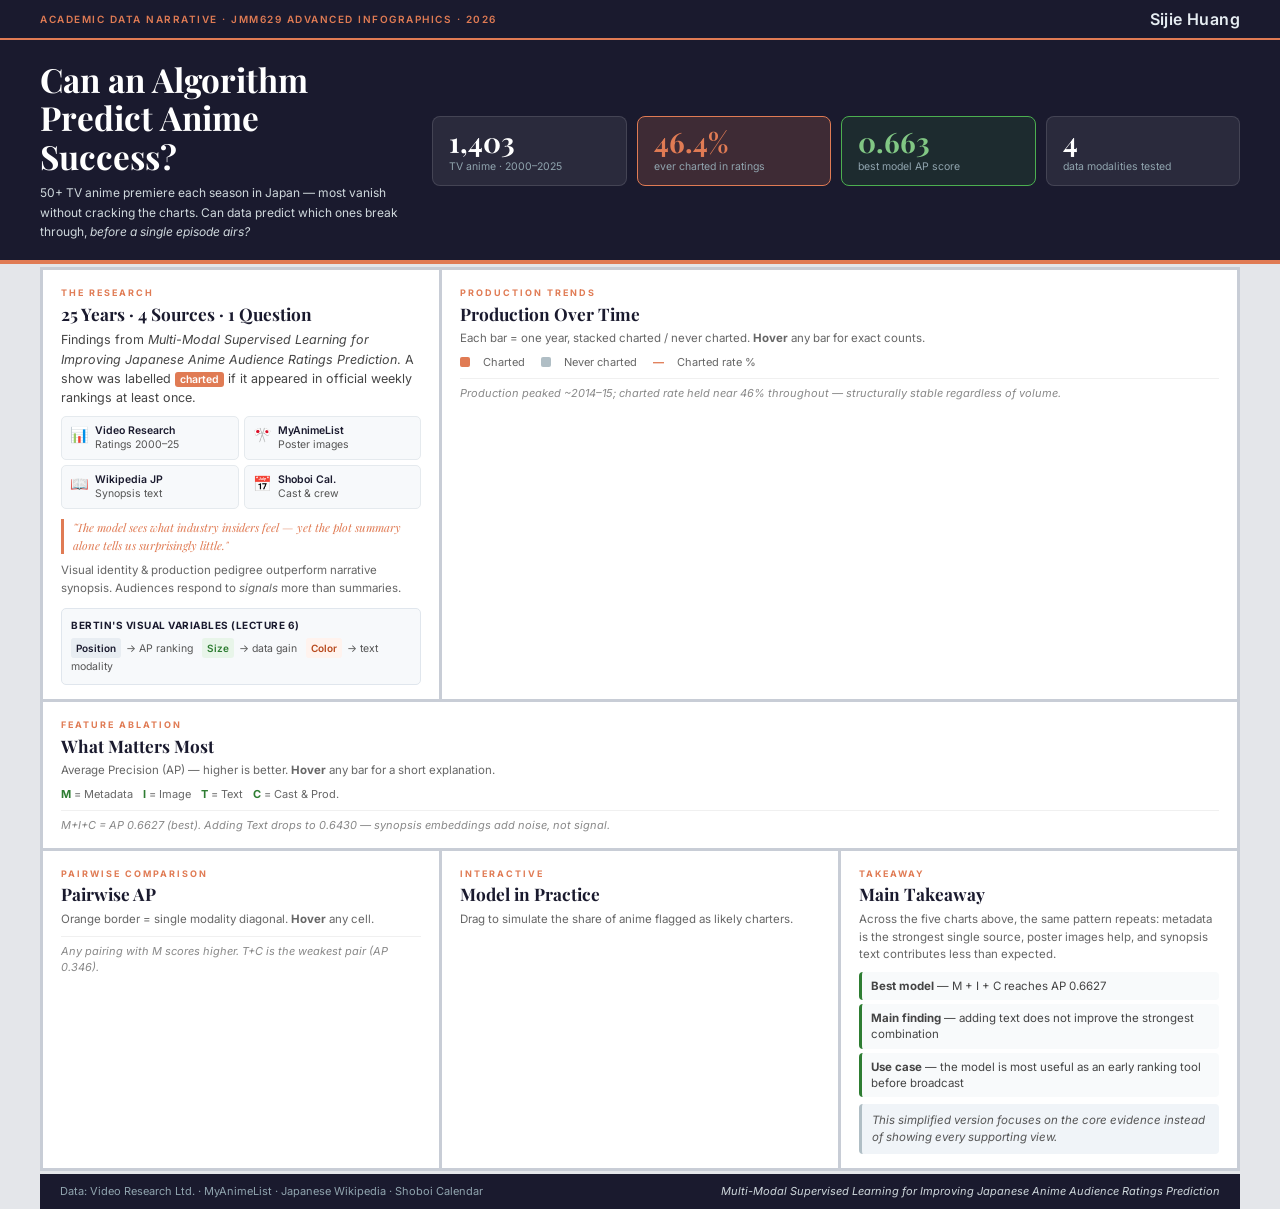
<file: index.html>
<!DOCTYPE html>
<html lang="en">
<head>
    <meta charset="UTF-8">
    <meta name="viewport" content="width=device-width, initial-scale=1.0">
    <title>Can an Algorithm Predict Anime Success? | Sijie Huang</title>
    <link rel="preconnect" href="https://fonts.googleapis.com">
    <link href="https://fonts.googleapis.com/css2?family=Playfair+Display:ital,wght@0,400;0,700;1,400&family=Inter:wght@400;500;600&display=swap" rel="stylesheet">
    <link rel="stylesheet" href="style.css">
</head>
<body>

<!-- ─── HEADER BAR ─── -->
<header class="site-header">
    <div class="hdr-inner">
        <span class="tag">Academic Data Narrative · JMM629 Advanced Infographics · 2026</span>
        <span class="author">Sijie Huang</span>
    </div>
</header>

<!-- ─── HERO / TITLE BAND ─── -->
<section class="hero">
    <div class="hero-inner">
        <div class="hero-left">
            <h1>Can an Algorithm<br>Predict Anime<br>Success?</h1>
            <p class="lead">50+ TV anime premiere each season in Japan — most vanish without cracking the charts. Can data predict which ones break through, <em>before a single episode airs?</em></p>
        </div>
        <div class="hero-stats">
            <div class="stat-block">
                <div class="stat-num">1,403</div>
                <div class="stat-lbl">TV anime · 2000–2025</div>
            </div>
            <div class="stat-block stat-orange">
                <div class="stat-num">46.4%</div>
                <div class="stat-lbl">ever charted in ratings</div>
            </div>
            <div class="stat-block stat-green">
                <div class="stat-num">0.663</div>
                <div class="stat-lbl">best model AP score</div>
            </div>
            <div class="stat-block">
                <div class="stat-num">4</div>
                <div class="stat-lbl">data modalities tested</div>
            </div>
        </div>
    </div>
</section>

<!-- ─── POSTER GRID ─── -->
<main class="poster">

    <!-- PANEL A: Research context sidebar -->
    <div class="panel panel-a">
        <div class="panel-label">The Research</div>
        <h2 class="panel-h">25 Years · 4 Sources · 1 Question</h2>
        <p class="panel-p">Findings from <em>Multi-Modal Supervised Learning for Improving Japanese Anime Audience Ratings Prediction</em>. A show was labelled <span class="badge-charted">charted</span> if it appeared in official weekly rankings at least once.</p>
        <div class="src-grid">
            <div class="src-chip"><span class="src-icon">📊</span><div><strong>Video Research</strong><br>Ratings 2000–25</div></div>
            <div class="src-chip"><span class="src-icon">🎌</span><div><strong>MyAnimeList</strong><br>Poster images</div></div>
            <div class="src-chip"><span class="src-icon">📖</span><div><strong>Wikipedia JP</strong><br>Synopsis text</div></div>
            <div class="src-chip"><span class="src-icon">📅</span><div><strong>Shoboi Cal.</strong><br>Cast &amp; crew</div></div>
        </div>
        <blockquote class="mini-quote">"The model sees what industry insiders feel — yet the plot summary alone tells us surprisingly little."</blockquote>
        <p class="panel-p small">Visual identity &amp; production pedigree outperform narrative synopsis. Audiences respond to <em>signals</em> more than summaries.</p>
        <div class="viz-design-note">
            <strong>Bertin's Visual Variables (Lecture 6)</strong>
            <span class="vv-tag">Position</span>&nbsp;→ AP ranking &nbsp;
            <span class="vv-tag vv-size">Size</span>&nbsp;→ data gain &nbsp;
            <span class="vv-tag vv-color">Color</span>&nbsp;→ text modality
        </div>
    </div>

    <!-- PANEL B: Timeline chart -->
    <div class="panel panel-b">
        <div class="panel-label">Production Trends</div>
        <h2 class="panel-h">Production Over Time</h2>
        <p class="panel-p small">Each bar = one year, stacked charted / never charted. <strong>Hover</strong> any bar for exact counts.</p>
        <div id="timeline-chart"></div>
        <div class="chart-legend">
            <span class="legend-dot charted-dot"></span>Charted &nbsp;
            <span class="legend-dot notcharted-dot"></span>Never charted &nbsp;
            <span class="legend-line-orange">—</span>&nbsp;Charted rate %
        </div>
        <p class="chart-caption">Production peaked ~2014–15; charted rate held near 46% throughout — structurally stable regardless of volume.</p>
    </div>

    <!-- PANEL C: Ablation bar chart -->
    <div class="panel panel-c">
        <div class="panel-label">Feature Ablation</div>
        <h2 class="panel-h">What Matters Most</h2>
        <p class="panel-p small">Average Precision (AP) — higher is better. <strong>Hover</strong> any bar for a short explanation.</p>
        <div id="ablation-chart"></div>
        <div class="feature-key">
            <span class="fk-item"><strong>M</strong> = Metadata</span>
            <span class="fk-item"><strong>I</strong> = Image</span>
            <span class="fk-item"><strong>T</strong> = Text</span>
            <span class="fk-item"><strong>C</strong> = Cast &amp; Prod.</span>
        </div>
        <p class="chart-caption">M+I+C = AP 0.6627 (best). Adding Text <em>drops</em> to 0.6430 — synopsis embeddings add noise, not signal.</p>
    </div>

    <!-- PANEL E: Heatmap -->
    <div class="panel panel-e">
        <div class="panel-label">Pairwise Comparison</div>
        <h2 class="panel-h">Pairwise AP</h2>
        <p class="panel-p small">Orange border = single modality diagonal. <strong>Hover</strong> any cell.</p>
        <div id="heatmap-chart"></div>
        <p class="chart-caption">Any pairing with M scores higher. T+C is the weakest pair (AP 0.346).</p>
    </div>

    <!-- PANEL F: Confidence Simulator -->
    <div class="panel panel-f">
        <div class="panel-label">Interactive</div>
        <h2 class="panel-h">Model in Practice</h2>
        <p class="panel-p small">Drag to simulate the share of anime flagged as likely charters.</p>
        <div id="simulator-container"></div>
    </div>

    <!-- PANEL G: Closing -->
    <div class="panel panel-g">
        <div class="panel-label">Takeaway</div>
        <h2 class="panel-h">Main Takeaway</h2>
        <p class="panel-p small">Across the five charts above, the same pattern repeats: metadata is the strongest single source, poster images help, and synopsis text contributes less than expected.</p>
        <ul class="impl-list">
            <li><strong>Best model</strong> — M + I + C reaches AP 0.6627</li>
            <li><strong>Main finding</strong> — adding text does not improve the strongest combination</li>
            <li><strong>Use case</strong> — the model is most useful as an early ranking tool before broadcast</li>
        </ul>
        <p class="closing-note">This simplified version focuses on the core evidence instead of showing every supporting view.</p>
    </div>

</main>

<!-- ─── FOOTER ─── -->
<footer class="site-footer">
    <span>Data: Video Research Ltd. · MyAnimeList · Japanese Wikipedia · Shoboi Calendar</span>
    <span><em>Multi-Modal Supervised Learning for Improving Japanese Anime Audience Ratings Prediction</em></span>
</footer>

<div id="tooltip" class="tooltip"></div>

<script src="https://d3js.org/d3.v7.min.js"></script>
<script src="script.js"></script>

</body>
</html>
</file>
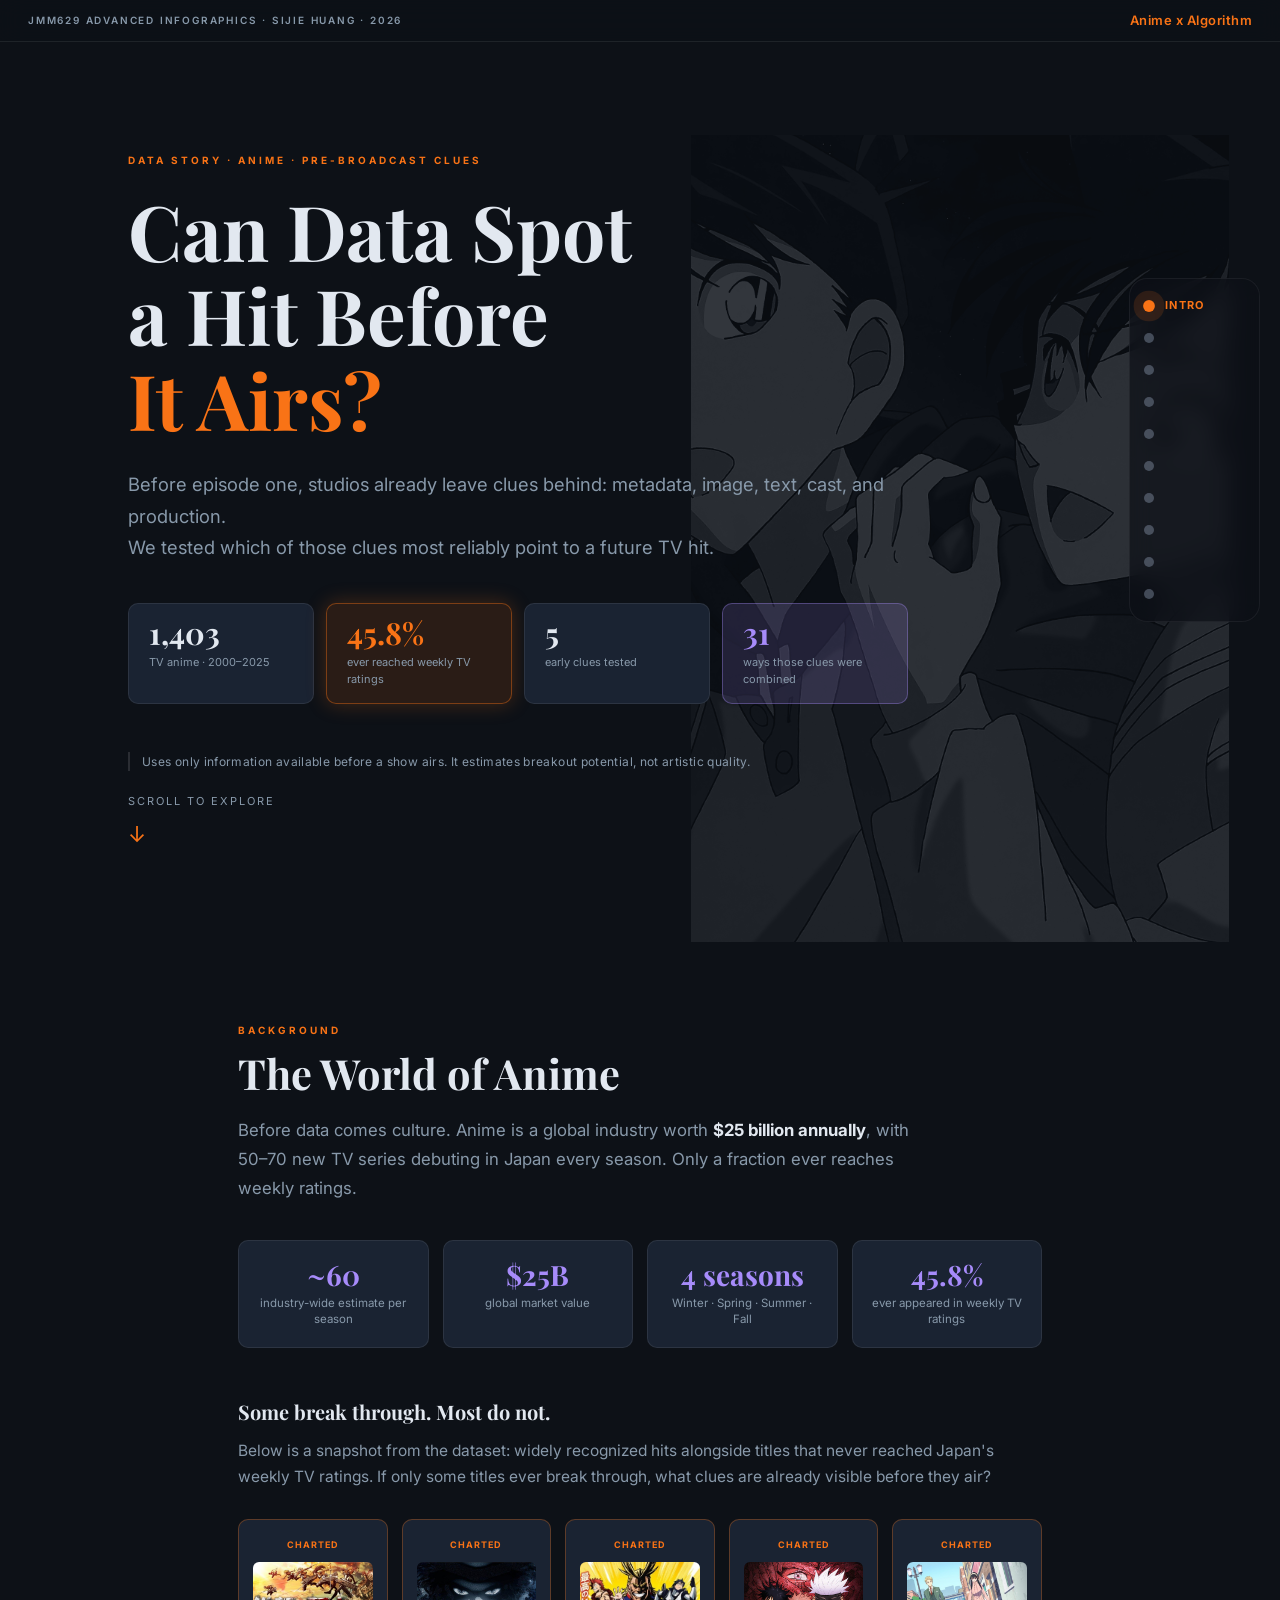
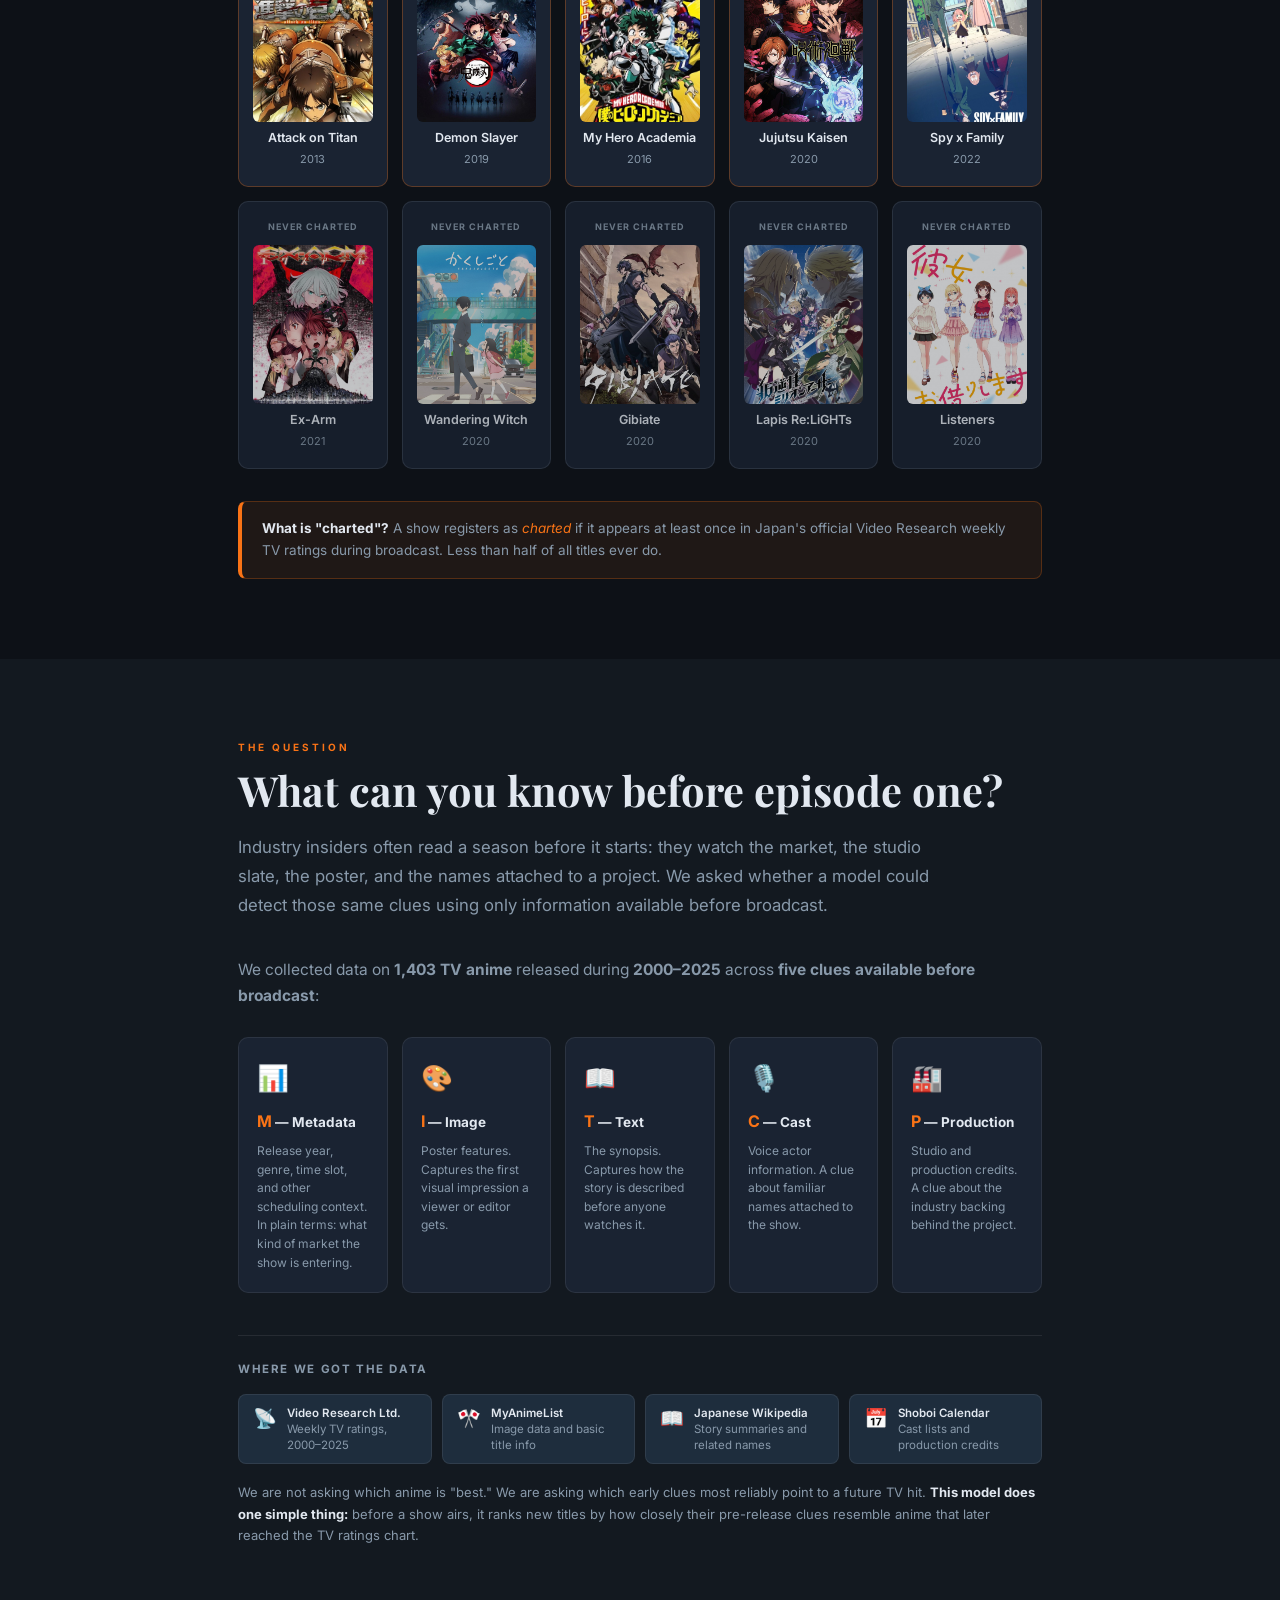
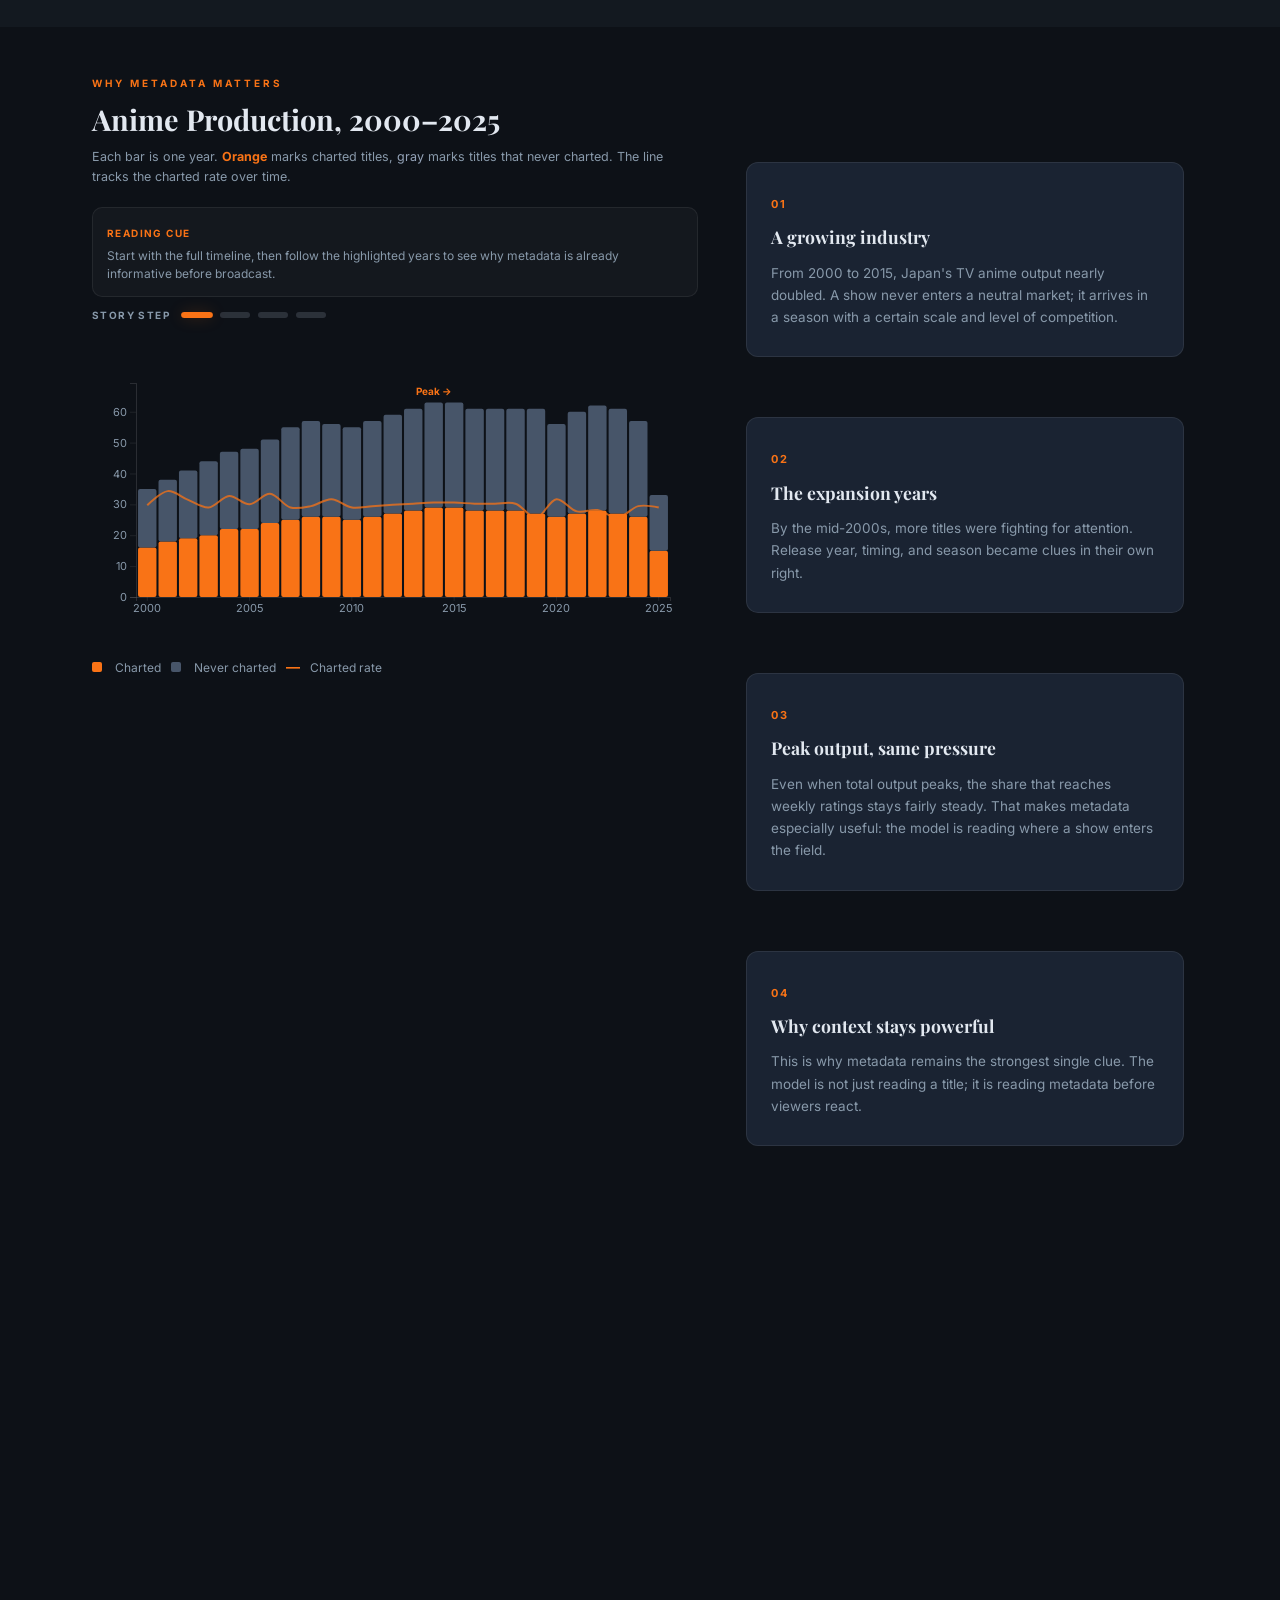
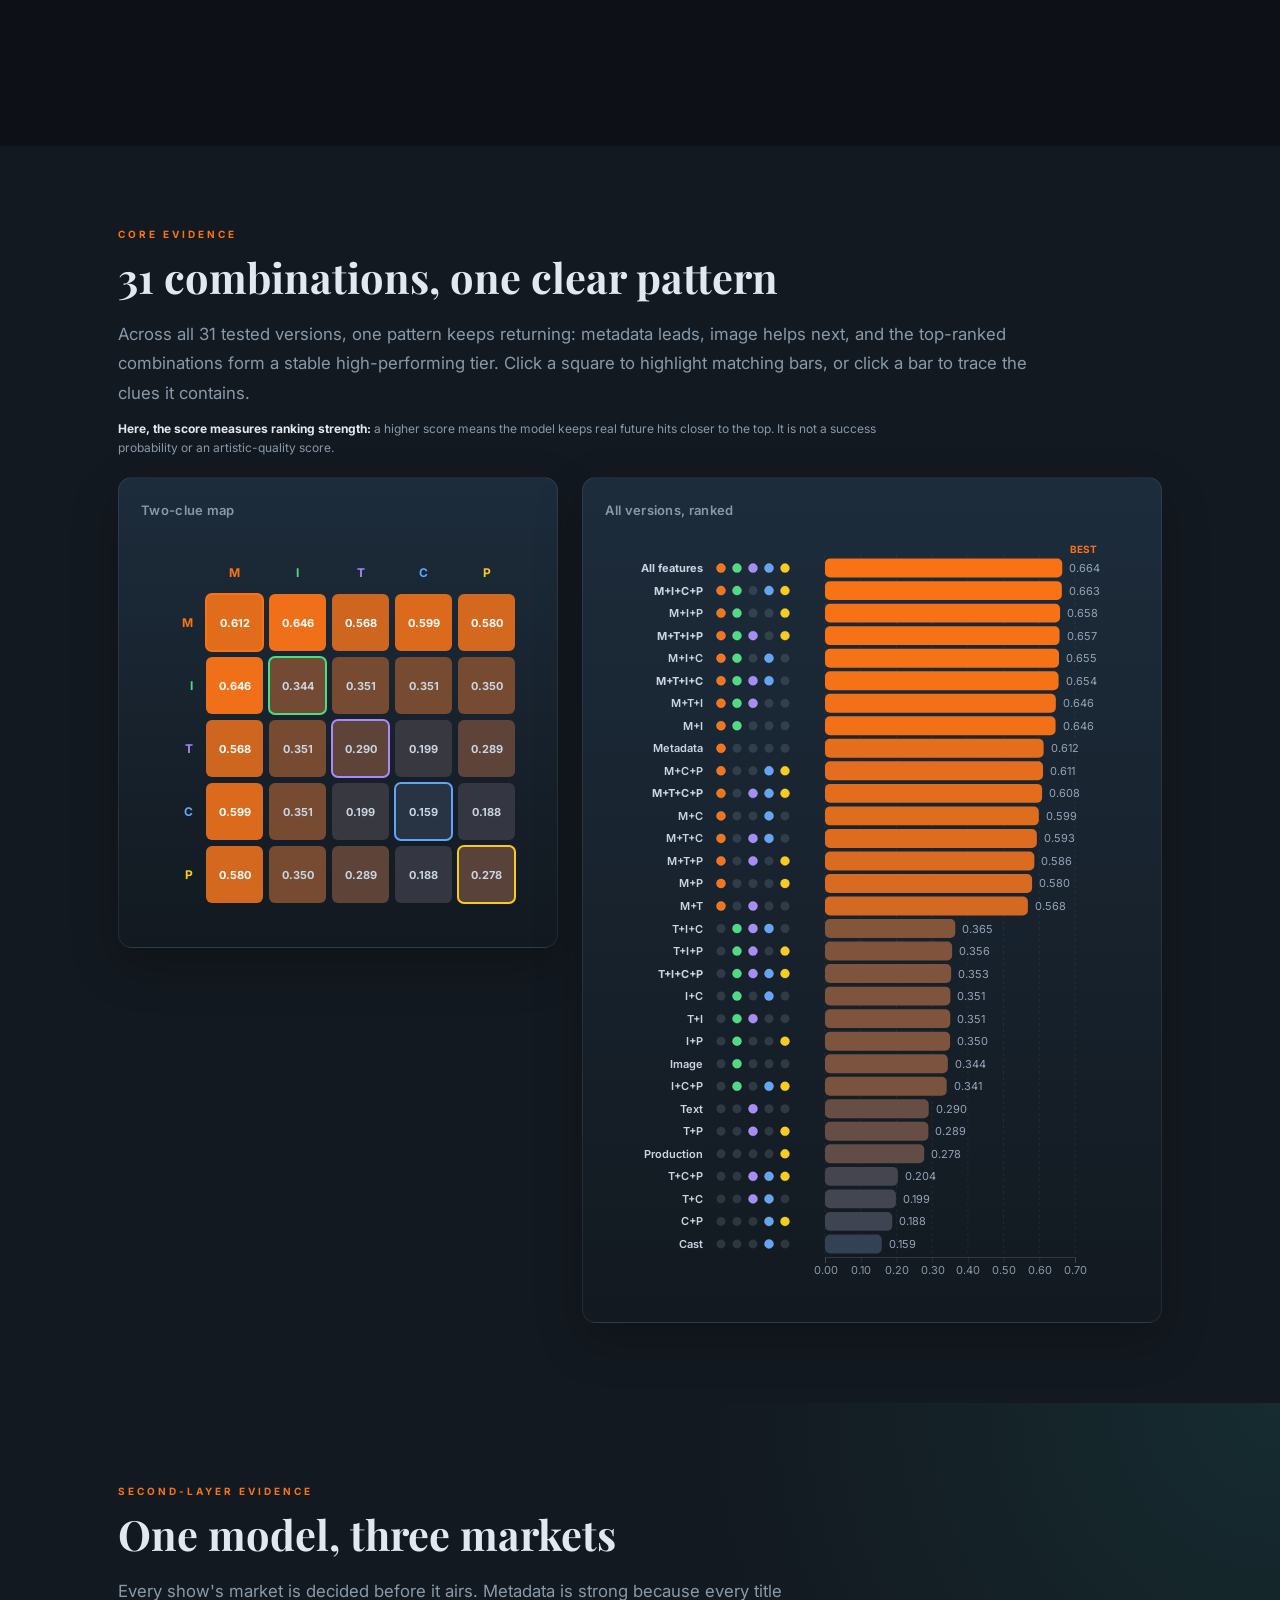
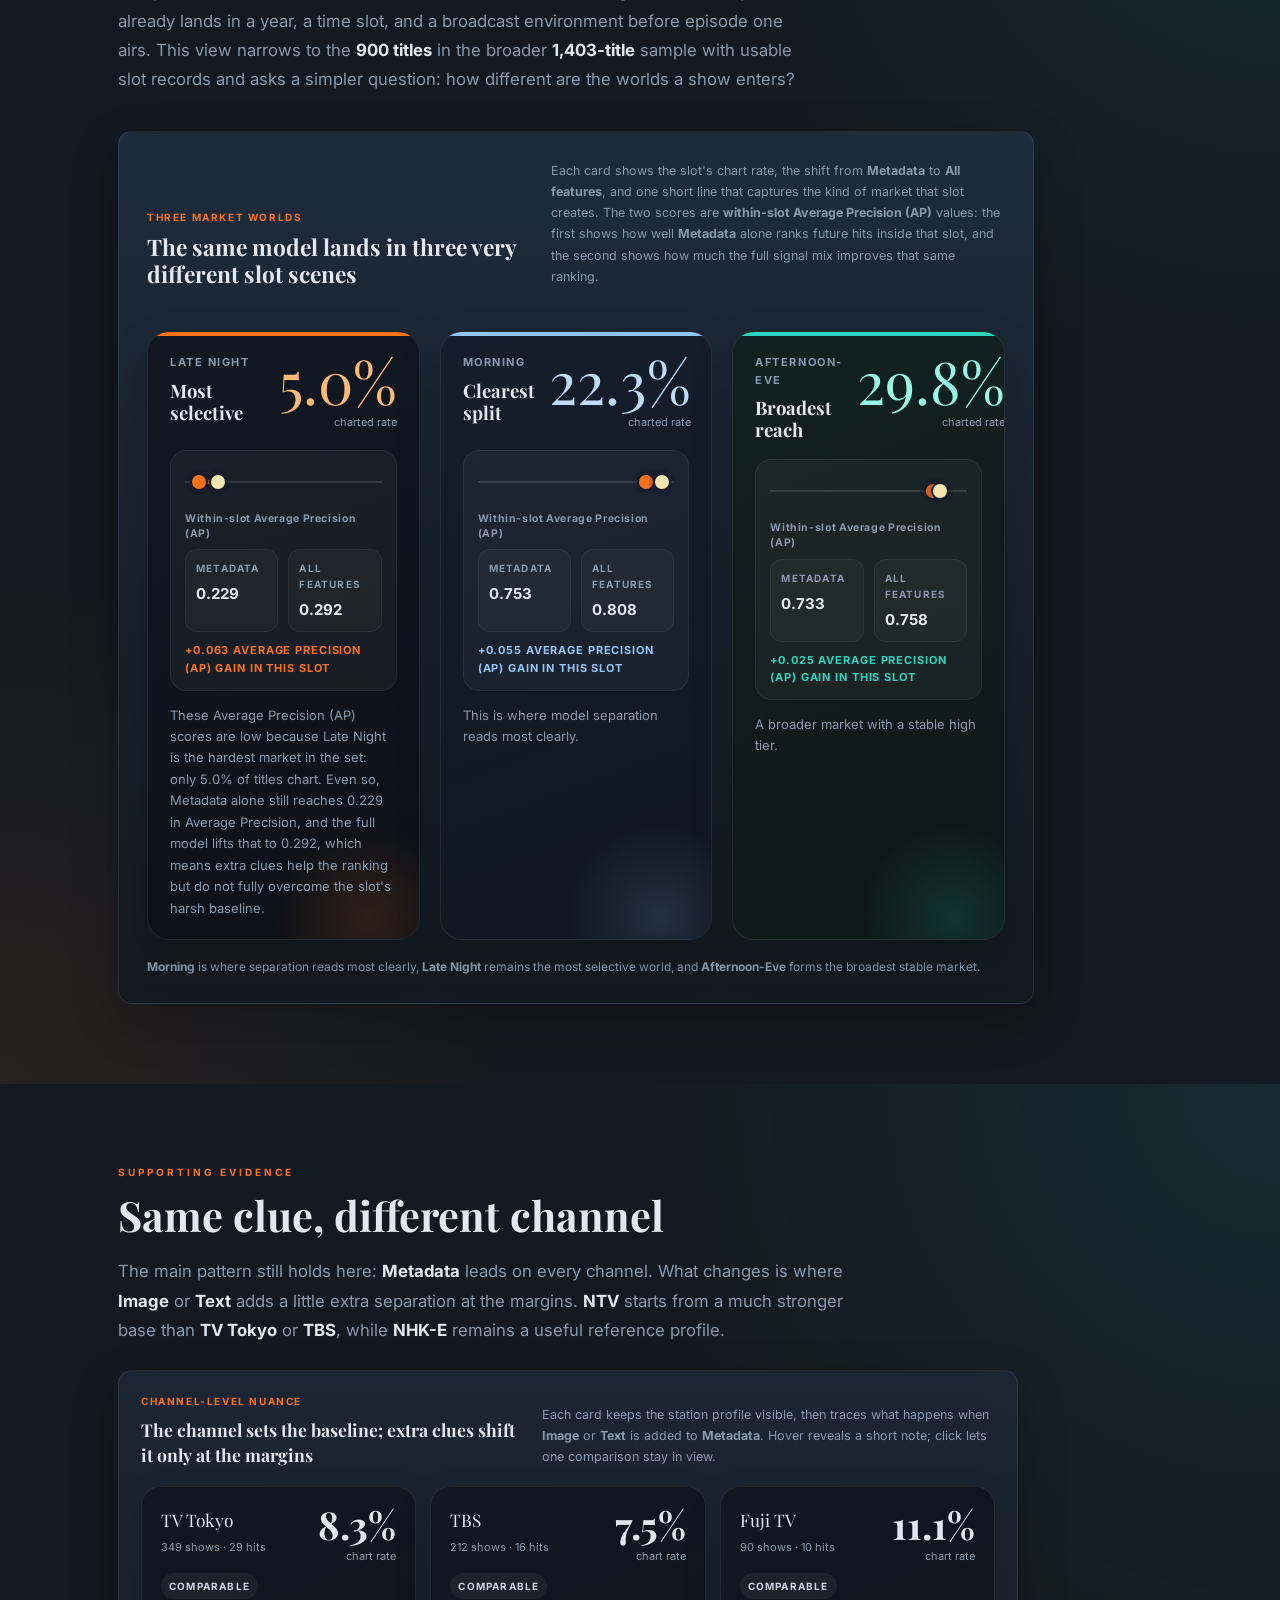
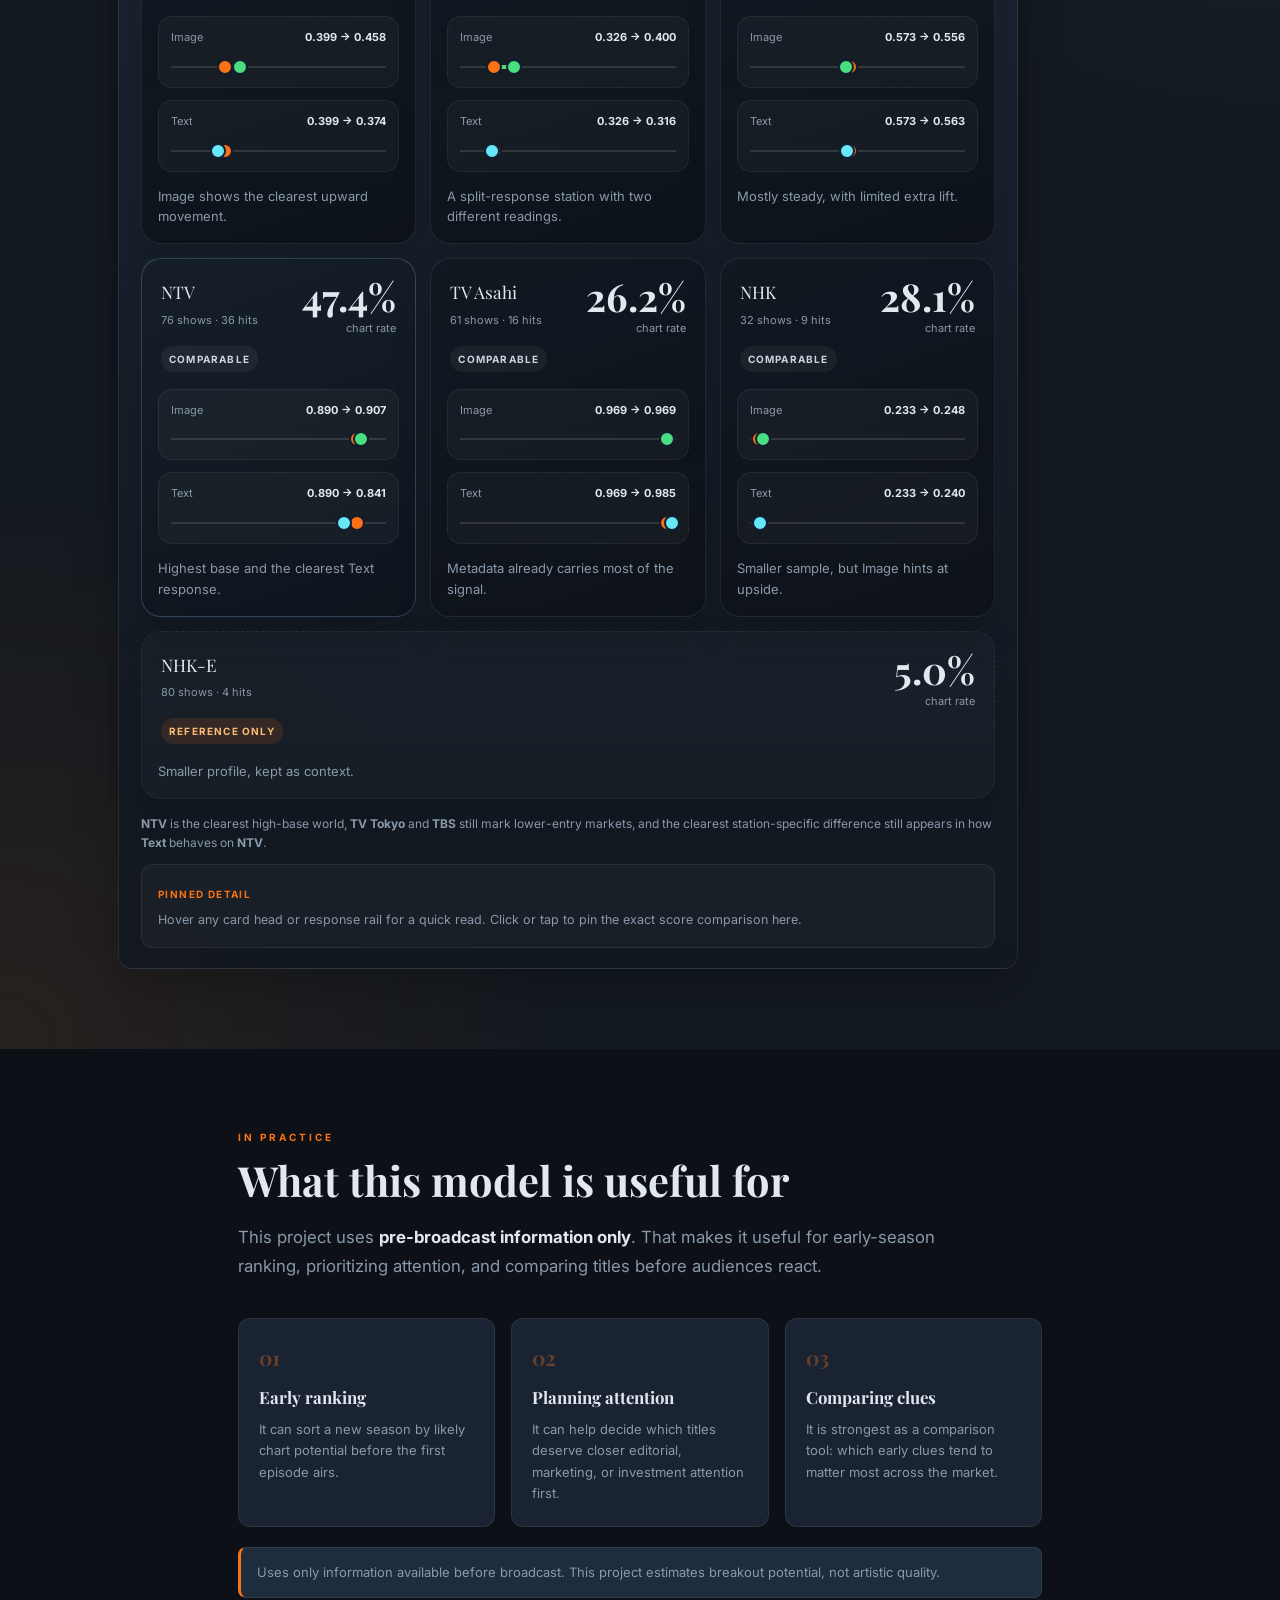
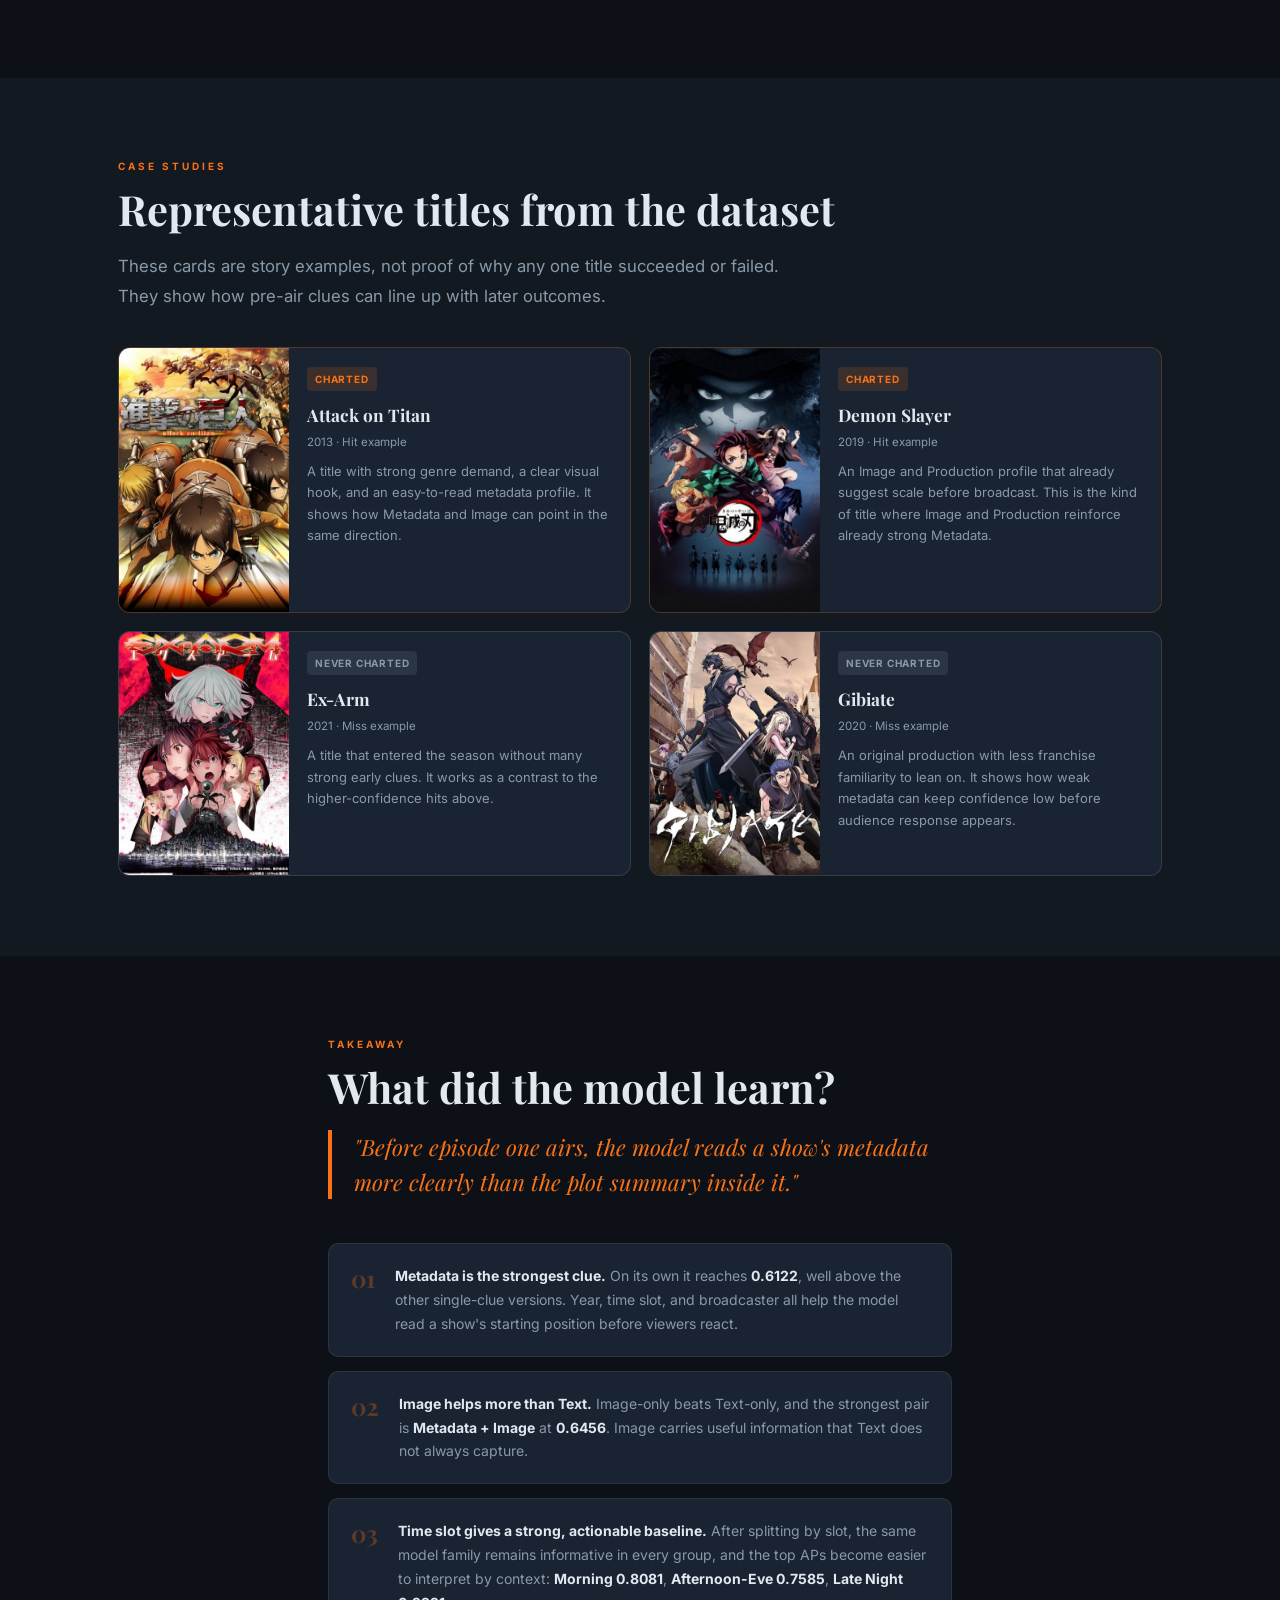
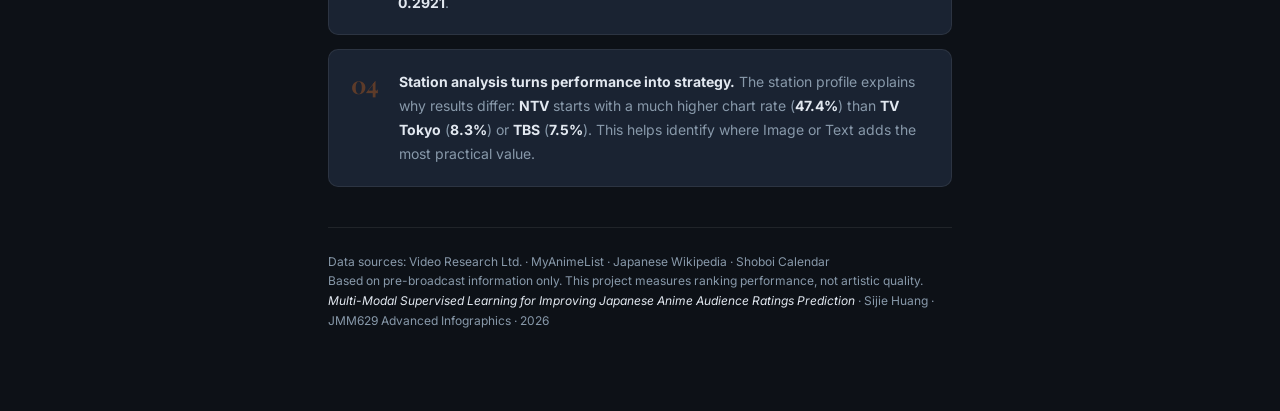
<file: final project/index.html>
<!DOCTYPE html>
<html lang="en">
<head>
  <meta charset="UTF-8">
  <meta name="viewport" content="width=device-width, initial-scale=1.0">
  <title>Can Data Spot a Hit Before It Airs? | Sijie Huang</title>
  <link rel="preconnect" href="https://fonts.googleapis.com">
  <link href="https://fonts.googleapis.com/css2?family=Playfair+Display:ital,wght@0,400;0,700;1,400&family=Inter:wght@300;400;500;600;700&display=swap" rel="stylesheet">
  <link rel="stylesheet" href="style.css">
</head>
<body>

<nav class="site-nav" aria-label="Site navigation">
  <span class="nav-label">JMM629 Advanced Infographics · Sijie Huang · 2026</span>
  <span class="nav-title">Anime x Algorithm</span>
</nav>

<div class="story-rail" aria-label="Story progress">
  <a class="story-rail-item is-active" href="#hero" data-story-target="hero">
    <span class="story-rail-dot" aria-hidden="true"></span>
    <span class="story-rail-label">Intro</span>
  </a>
  <a class="story-rail-item" href="#sec-world" data-story-target="sec-world">
    <span class="story-rail-dot" aria-hidden="true"></span>
    <span class="story-rail-label">World</span>
  </a>
  <a class="story-rail-item" href="#sec-question" data-story-target="sec-question">
    <span class="story-rail-dot" aria-hidden="true"></span>
    <span class="story-rail-label">Clues</span>
  </a>
  <a class="story-rail-item" href="#sec-timeline" data-story-target="sec-timeline">
    <span class="story-rail-dot" aria-hidden="true"></span>
    <span class="story-rail-label">Context</span>
  </a>
  <a class="story-rail-item" href="#sec-evidence" data-story-target="sec-evidence">
    <span class="story-rail-dot" aria-hidden="true"></span>
    <span class="story-rail-label">Evidence</span>
  </a>
  <a class="story-rail-item" href="#sec-context-slot" data-story-target="sec-context-slot">
    <span class="story-rail-dot" aria-hidden="true"></span>
    <span class="story-rail-label">Slot</span>
  </a>
  <a class="story-rail-item" href="#sec-context-station" data-story-target="sec-context-station">
    <span class="story-rail-dot" aria-hidden="true"></span>
    <span class="story-rail-label">Station</span>
  </a>
  <a class="story-rail-item" href="#sec-use" data-story-target="sec-use">
    <span class="story-rail-dot" aria-hidden="true"></span>
    <span class="story-rail-label">Use</span>
  </a>
  <a class="story-rail-item" href="#sec-cases" data-story-target="sec-cases">
    <span class="story-rail-dot" aria-hidden="true"></span>
    <span class="story-rail-label">Cases</span>
  </a>
  <a class="story-rail-item" href="#sec-takeaway" data-story-target="sec-takeaway">
    <span class="story-rail-dot" aria-hidden="true"></span>
    <span class="story-rail-label">Takeaways</span>
  </a>
</div>

<section id="hero" class="hero-section story-section" aria-label="Introduction">
  <div class="hero-bg-char" aria-hidden="true">
    <img src="images/conan_portrait.jpg" alt="" class="hero-char-img">
  </div>

  <div class="hero-content">
    <p class="hero-eyebrow">DATA STORY · ANIME · PRE-BROADCAST CLUES</p>
    <h1 class="hero-h1" aria-label="Can data spot a hit before it airs?">
      <span class="hero-line">Can Data Spot</span>
      <span class="hero-line">a Hit Before</span>
      <span class="hero-line hero-line-accent">It Airs?</span>
    </h1>
    <p class="hero-sub">
      Before episode one, studios already leave clues behind: metadata, image,
      text, cast, and production.<br>
      We tested which of those clues most reliably point to a future TV hit.
    </p>
    <div class="hero-stats-row" aria-label="Key statistics">
      <div class="hstat">
        <span class="hstat-n">1,403</span>
        <span class="hstat-l">TV anime · 2000–2025</span>
      </div>
      <div class="hstat hstat-accent">
        <span class="hstat-n">45.8%</span>
        <span class="hstat-l">ever reached weekly TV ratings</span>
      </div>
      <div class="hstat">
        <span class="hstat-n">5</span>
        <span class="hstat-l">early clues tested</span>
      </div>
      <div class="hstat hstat-purple">
        <span class="hstat-n">31</span>
        <span class="hstat-l">ways those clues were combined</span>
      </div>
    </div>
    <p class="hero-method-note">
      Uses only information available before a show airs. It estimates breakout potential, not artistic quality.
    </p>
    <div class="scroll-cue" aria-label="Scroll down to explore">
      <span class="scroll-cue-text">scroll to explore</span>
      <div class="scroll-arrow" aria-hidden="true">↓</div>
    </div>
  </div>
</section>

<section id="sec-world" class="content-section story-section" aria-label="The World of Anime">
  <div class="section-inner">
    <p class="sec-eyebrow">BACKGROUND</p>
    <h2 class="sec-h2">The World of Anime</h2>
    <p class="sec-lead">
      Before data comes culture. Anime is a global industry worth
      <strong>$25 billion annually</strong>, with 50–70 new TV series debuting
      in Japan every season. Only a fraction ever reaches weekly ratings.
    </p>

    <div class="world-stats-grid" aria-label="Industry statistics">
      <div class="wstat">
        <div class="wstat-n">~60</div>
        <div class="wstat-l">industry-wide estimate per season</div>
      </div>
      <div class="wstat">
        <div class="wstat-n">$25B</div>
        <div class="wstat-l">global market value</div>
      </div>
      <div class="wstat">
        <div class="wstat-n">4 seasons</div>
        <div class="wstat-l">Winter · Spring · Summer · Fall</div>
      </div>
      <div class="wstat">
        <div class="wstat-n">45.8%</div>
        <div class="wstat-l">ever appeared in weekly TV ratings</div>
      </div>
    </div>

    <h3 class="sub-h3">Some break through. Most do not.</h3>
    <p class="sec-body">
      Below is a snapshot from the dataset: widely recognized hits alongside titles that never reached
      Japan's weekly TV ratings. If only some titles ever break through, what clues are already visible
      before they air?
    </p>

    <div class="anime-showcase-grid" aria-label="Example anime titles">
      <div class="anime-card charted-card">
        <div class="anime-card-badge">CHARTED</div>
        <div class="anime-card-img-wrap"><img src="images/attack-on-titan.jpg" alt="Attack on Titan poster" class="anime-card-img" loading="lazy"></div>
        <div class="anime-card-title">Attack on Titan</div>
        <div class="anime-card-year">2013</div>
      </div>
      <div class="anime-card charted-card">
        <div class="anime-card-badge">CHARTED</div>
        <div class="anime-card-img-wrap"><img src="images/demon-slayer.jpg" alt="Demon Slayer poster" class="anime-card-img" loading="lazy"></div>
        <div class="anime-card-title">Demon Slayer</div>
        <div class="anime-card-year">2019</div>
      </div>
      <div class="anime-card charted-card">
        <div class="anime-card-badge">CHARTED</div>
        <div class="anime-card-img-wrap"><img src="images/my-hero-academia.jpg" alt="My Hero Academia poster" class="anime-card-img" loading="lazy"></div>
        <div class="anime-card-title">My Hero Academia</div>
        <div class="anime-card-year">2016</div>
      </div>
      <div class="anime-card charted-card">
        <div class="anime-card-badge">CHARTED</div>
        <div class="anime-card-img-wrap"><img src="images/jujutsu-kaisen.jpg" alt="Jujutsu Kaisen poster" class="anime-card-img" loading="lazy"></div>
        <div class="anime-card-title">Jujutsu Kaisen</div>
        <div class="anime-card-year">2020</div>
      </div>
      <div class="anime-card charted-card">
        <div class="anime-card-badge">CHARTED</div>
        <div class="anime-card-img-wrap"><img src="images/spy-x-family.jpg" alt="Spy x Family poster" class="anime-card-img" loading="lazy"></div>
        <div class="anime-card-title">Spy x Family</div>
        <div class="anime-card-year">2022</div>
      </div>
      <div class="anime-card notcharted-card">
        <div class="anime-card-badge nc-badge">NEVER CHARTED</div>
        <div class="anime-card-img-wrap"><img src="images/ex-arm.jpg" alt="Ex-Arm poster" class="anime-card-img" loading="lazy"></div>
        <div class="anime-card-title">Ex-Arm</div>
        <div class="anime-card-year">2021</div>
      </div>
      <div class="anime-card notcharted-card">
        <div class="anime-card-badge nc-badge">NEVER CHARTED</div>
        <div class="anime-card-img-wrap"><img src="images/wandering-witch.jpg" alt="Wandering Witch poster" class="anime-card-img" loading="lazy"></div>
        <div class="anime-card-title">Wandering Witch</div>
        <div class="anime-card-year">2020</div>
      </div>
      <div class="anime-card notcharted-card">
        <div class="anime-card-badge nc-badge">NEVER CHARTED</div>
        <div class="anime-card-img-wrap"><img src="images/gibiate.jpg" alt="Gibiate poster" class="anime-card-img" loading="lazy"></div>
        <div class="anime-card-title">Gibiate</div>
        <div class="anime-card-year">2020</div>
      </div>
      <div class="anime-card notcharted-card">
        <div class="anime-card-badge nc-badge">NEVER CHARTED</div>
        <div class="anime-card-img-wrap"><img src="images/lapis-religts.jpg" alt="Lapis Re:LiGHTs poster" class="anime-card-img" loading="lazy"></div>
        <div class="anime-card-title">Lapis Re:LiGHTs</div>
        <div class="anime-card-year">2020</div>
      </div>
      <div class="anime-card notcharted-card">
        <div class="anime-card-badge nc-badge">NEVER CHARTED</div>
        <div class="anime-card-img-wrap"><img src="images/listeners.jpg" alt="Listeners poster" class="anime-card-img" loading="lazy"></div>
        <div class="anime-card-title">Listeners</div>
        <div class="anime-card-year">2020</div>
      </div>
    </div>

    <div class="charted-explainer">
      <strong>What is "charted"?</strong>
      A show registers as <em>charted</em> if it appears at least once in Japan's official Video Research
      weekly TV ratings during broadcast. Less than half of all titles ever do.
    </div>
  </div>
</section>

<section id="sec-question" class="content-section sec-dark-alt story-section" aria-label="The Research Question">
  <div class="section-inner">
    <p class="sec-eyebrow">THE QUESTION</p>
    <h2 class="sec-h2">What can you know before episode one?</h2>
    <p class="sec-lead">
      Industry insiders often read a season before it starts: they watch the market, the studio slate,
      the poster, and the names attached to a project. We asked whether a model could detect those same
      clues using only information available before broadcast.
    </p>

    <p class="sec-body">
      We collected data on <strong>1,403 TV anime</strong> released during <strong>2000–2025</strong> across
      <strong>five clues available before broadcast</strong>:
    </p>

    <div class="modality-grid mod-five" aria-label="Five early clues">
      <div class="mod-card">
        <div class="mod-icon">📊</div>
        <div class="mod-name"><span class="mod-letter">M</span> — Metadata</div>
        <div class="mod-desc">Release year, genre, time slot, and other scheduling context. In plain terms: what kind of market the show is entering.</div>
      </div>
      <div class="mod-card">
        <div class="mod-icon">🎨</div>
        <div class="mod-name"><span class="mod-letter">I</span> — Image</div>
        <div class="mod-desc">Poster features. Captures the first visual impression a viewer or editor gets.</div>
      </div>
      <div class="mod-card">
        <div class="mod-icon">📖</div>
        <div class="mod-name"><span class="mod-letter">T</span> — Text</div>
        <div class="mod-desc">The synopsis. Captures how the story is described before anyone watches it.</div>
      </div>
      <div class="mod-card">
        <div class="mod-icon">🎙️</div>
        <div class="mod-name"><span class="mod-letter">C</span> — Cast</div>
        <div class="mod-desc">Voice actor information. A clue about familiar names attached to the show.</div>
      </div>
      <div class="mod-card">
        <div class="mod-icon">🏭</div>
        <div class="mod-name"><span class="mod-letter">P</span> — Production</div>
        <div class="mod-desc">Studio and production credits. A clue about the industry backing behind the project.</div>
      </div>
    </div>

    <h3 class="sources-subtitle">Where We Got the Data</h3>
    <div class="data-sources-row" aria-label="Data sources">
      <div class="src-chip"><span>📡</span><div><strong>Video Research Ltd.</strong><br>Weekly TV ratings, 2000–2025</div></div>
      <div class="src-chip"><span>🎌</span><div><strong>MyAnimeList</strong><br>Image data and basic title info</div></div>
      <div class="src-chip"><span>📖</span><div><strong>Japanese Wikipedia</strong><br>Story summaries and related names</div></div>
      <div class="src-chip"><span>📅</span><div><strong>Shoboi Calendar</strong><br>Cast lists and production credits</div></div>
    </div>

    <p class="research-note">
      We are not asking which anime is "best." We are asking which early clues most reliably point to a future TV hit.
      <strong>This model does one simple thing:</strong> before a show airs, it ranks new titles by how closely their pre-release clues resemble anime that later reached the TV ratings chart.
    </p>
  </div>
</section>

<section id="sec-timeline" class="scrolly-section story-section" aria-label="Production trends over time">
  <div class="scrolly-container">
    <div class="sticky-panel" id="sticky-timeline" aria-label="Timeline chart">
      <p class="sec-eyebrow">WHY METADATA MATTERS</p>
      <h2 class="sticky-h2" id="timeline-heading">Anime Production, 2000–2025</h2>
      <p class="sticky-sub" id="timeline-sub">
        Each bar is one year. <strong style="color:#f97316">Orange</strong> marks charted titles,
        <span style="color:#94a3b8">gray</span> marks titles that never charted.
        The line tracks the charted rate over time.
      </p>
      <div class="reading-guide" aria-label="Timeline reading guide">
        <div class="guide-chip">
          <span class="guide-kicker">Reading cue</span>
          <p id="timeline-guide-text">Start with the full timeline, then follow the highlighted years to see why metadata is already informative before broadcast.</p>
        </div>
        <div class="step-progress" id="timeline-progress" aria-label="Timeline story progress">
          <span class="step-progress-label">Story step</span>
          <div class="step-progress-track">
            <span class="step-progress-dot is-active" data-progress-step="0"></span>
            <span class="step-progress-dot" data-progress-step="1"></span>
            <span class="step-progress-dot" data-progress-step="2"></span>
            <span class="step-progress-dot" data-progress-step="3"></span>
          </div>
        </div>
      </div>
      <div id="timeline-chart" aria-label="Stacked bar chart of anime production by year"></div>
      <div class="chart-legend">
        <span class="legend-dot charted-dot"></span>Charted
        <span class="legend-dot notcharted-dot"></span>Never charted
        <span class="legend-line-accent">—</span>Charted rate
      </div>
    </div>

    <div class="scroll-steps" id="timeline-steps" aria-label="Scroll steps for timeline">
      <div class="step" data-step="0">
        <div class="step-card">
          <span class="step-num">01</span>
          <h3>A growing industry</h3>
          <p>From 2000 to 2015, Japan's TV anime output nearly doubled. A show never enters a neutral market; it arrives in a season with a certain scale and level of competition.</p>
        </div>
      </div>
      <div class="step" data-step="1">
        <div class="step-card">
          <span class="step-num">02</span>
          <h3>The expansion years</h3>
          <p>By the mid-2000s, more titles were fighting for attention. Release year, timing, and season became clues in their own right.</p>
        </div>
      </div>
      <div class="step" data-step="2">
        <div class="step-card">
          <span class="step-num">03</span>
          <h3>Peak output, same pressure</h3>
          <p>Even when total output peaks, the share that reaches weekly ratings stays fairly steady. That makes metadata especially useful: the model is reading where a show enters the field.</p>
        </div>
      </div>
      <div class="step" data-step="3">
        <div class="step-card">
          <span class="step-num">04</span>
          <h3>Why context stays powerful</h3>
          <p>This is why metadata remains the strongest single clue. The model is not just reading a title; it is reading metadata before viewers react.</p>
        </div>
      </div>
    </div>
  </div>
</section>

<section id="sec-evidence" class="content-section sec-dark-alt story-section" aria-label="Evidence across 31 combinations">
  <div class="section-inner wide evidence-section-inner">
    <p class="sec-eyebrow">CORE EVIDENCE</p>
    <h2 class="sec-h2">31 combinations, one clear pattern</h2>
    <p class="sec-lead evidence-lead">
      Across all 31 tested versions, one pattern keeps returning: metadata leads, image helps next,
      and the top-ranked combinations form a stable high-performing tier. Click a square to highlight matching bars,
      or click a bar to trace the clues it contains.
    </p>

    <p class="chart-reading-cue evidence-score-note">
      <strong>Here, the score measures ranking strength:</strong> a higher score means the model keeps real future hits closer to the top.
      It is not a success probability or an artistic-quality score.
    </p>

    <div class="evidence-dual evidence-dual-simple">
      <article class="evidence-chart-card">
        <h3 class="chart-sub-h">Two-clue map</h3>
        <div id="heatmap-chart" aria-label="5 by 5 heatmap of pairwise clue performance"></div>
      </article>

      <article class="evidence-chart-card">
        <h3 class="chart-sub-h">All versions, ranked</h3>
        <div id="ranking-chart" aria-label="31-combination ranking chart"></div>
      </article>
    </div>
  </div>
</section>

<section id="sec-context-slot" class="content-section story-section" aria-label="Time-slot context">
  <div class="section-inner wide context-layered-inner">
    <p class="sec-eyebrow">SECOND-LAYER EVIDENCE</p>
    <h2 class="sec-h2">One model, three markets</h2>
    <p class="sec-lead">
      Every show's market is decided before it airs. Metadata is strong because every title already lands in a year, a time slot,
      and a broadcast environment before episode one airs. This view narrows to the <strong>900 titles</strong> in the broader <strong>1,403-title</strong>
      sample with usable slot records and asks a simpler question: how different are the worlds a show enters?
    </p>

    <div class="context-main-panel context-main-panel-wide">
      <div class="context-panel-head">
        <div>
          <p class="panel-kicker">Three Market Worlds</p>
          <h3 class="panel-title">The same model lands in three very different slot scenes</h3>
        </div>
        <p class="panel-desc">
          Each card shows the slot's chart rate, the shift from <strong>Metadata</strong> to <strong>All features</strong>,
          and one short line that captures the kind of market that slot creates. The two scores are <strong>within-slot Average Precision (AP)</strong> values:
          the first shows how well <strong>Metadata</strong> alone ranks future hits inside that slot, and the second shows how much the full signal mix improves that same ranking.
        </p>
      </div>

      <div id="slot-context-chart" aria-label="Three market scene cards comparing slot worlds"></div>

      <p class="chart-reading-cue context-reading-cue slot-context-note">
        <strong>Morning</strong> is where separation reads most clearly, <strong>Late Night</strong> remains the most selective world,
        and <strong>Afternoon-Eve</strong> forms the broadest stable market.
      </p>
    </div>
  </div>
</section>

<section id="sec-context-station" class="content-section sec-dark-alt story-section" aria-label="Supporting station evidence">
  <div class="section-inner wide station-context-inner station-context-inner--supporting">
    <p class="sec-eyebrow">SUPPORTING EVIDENCE</p>
    <h2 class="sec-h2">Same clue, different channel</h2>
    <p class="sec-lead station-context-lead station-context-lead--supporting">
      The main pattern still holds here: <strong>Metadata</strong> leads on every channel. What changes is where
      <strong>Image</strong> or <strong>Text</strong> adds a little extra separation at the margins. <strong>NTV</strong> starts from a much stronger base than
      <strong>TV Tokyo</strong> or <strong>TBS</strong>, while <strong>NHK-E</strong> remains a useful reference profile.
    </p>

    <div class="context-main-panel context-main-panel-wide station-context-panel station-context-panel--supporting">
      <div class="context-panel-head">
        <div>
          <p class="panel-kicker">Channel-level Nuance</p>
          <h3 class="panel-title">The channel sets the baseline; extra clues shift it only at the margins</h3>
        </div>
        <p class="panel-desc station-context-desc">
          Each card keeps the station profile visible, then traces what happens when <strong>Image</strong> or <strong>Text</strong>
          is added to <strong>Metadata</strong>. Hover reveals a short note; click lets one comparison stay in view.
        </p>
      </div>

      <div id="station-fingerprint-wall" class="station-fingerprint-wall" aria-label="Station fingerprint card wall"></div>

      <p class="chart-reading-cue context-reading-cue slot-context-note station-context-note">
        <strong>NTV</strong> is the clearest high-base world, <strong>TV Tokyo</strong> and <strong>TBS</strong> still mark lower-entry markets,
        and the clearest station-specific difference still appears in how <strong>Text</strong> behaves on <strong>NTV</strong>.
      </p>

      <div id="station-detail-card" class="station-detail-card" aria-live="polite"></div>
    </div>
  </div>
</section>

<section id="sec-use" class="content-section story-section" aria-label="What this model is useful for">
  <div class="section-inner">
    <p class="sec-eyebrow">IN PRACTICE</p>
    <h2 class="sec-h2">What this model is useful for</h2>
    <p class="sec-lead">
      This project uses <strong>pre-broadcast information only</strong>. That makes it useful for early-season ranking,
      prioritizing attention, and comparing titles before audiences react.
    </p>

    <div class="use-grid" aria-label="Practical uses of the model">
      <div class="use-card">
        <div class="use-num">01</div>
        <h3>Early ranking</h3>
        <p>It can sort a new season by likely chart potential before the first episode airs.</p>
      </div>
      <div class="use-card">
        <div class="use-num">02</div>
        <h3>Planning attention</h3>
        <p>It can help decide which titles deserve closer editorial, marketing, or investment attention first.</p>
      </div>
      <div class="use-card">
        <div class="use-num">03</div>
        <h3>Comparing clues</h3>
        <p>It is strongest as a comparison tool: which early clues tend to matter most across the market.</p>
      </div>
    </div>

    <div class="use-note">
      Uses only information available before broadcast. This project estimates breakout potential, not artistic quality.
    </div>
  </div>
</section>

<section id="sec-cases" class="content-section sec-dark-alt story-section" aria-label="Representative case studies">
  <div class="section-inner wide">
    <p class="sec-eyebrow">CASE STUDIES</p>
    <h2 class="sec-h2">Representative titles from the dataset</h2>
    <p class="sec-lead">
      These cards are story examples, not proof of why any one title succeeded or failed. They show how pre-air clues can line up with later outcomes.
    </p>

    <div class="case-grid" aria-label="Case study cards">
      <article class="case-card case-charted">
        <div class="case-poster-wrap"><img src="images/attack-on-titan.jpg" alt="Attack on Titan poster" class="case-poster" loading="lazy"></div>
        <div class="case-body">
          <span class="case-badge case-badge-charted">Charted</span>
          <h3>Attack on Titan</h3>
          <p class="case-meta">2013 · Hit example</p>
          <p>A title with strong genre demand, a clear visual hook, and an easy-to-read metadata profile. It shows how Metadata and Image can point in the same direction.</p>
        </div>
      </article>

      <article class="case-card case-charted">
        <div class="case-poster-wrap"><img src="images/demon-slayer.jpg" alt="Demon Slayer poster" class="case-poster" loading="lazy"></div>
        <div class="case-body">
          <span class="case-badge case-badge-charted">Charted</span>
          <h3>Demon Slayer</h3>
          <p class="case-meta">2019 · Hit example</p>
          <p>An Image and Production profile that already suggest scale before broadcast. This is the kind of title where Image and Production reinforce already strong Metadata.</p>
        </div>
      </article>

      <article class="case-card case-miss">
        <div class="case-poster-wrap"><img src="images/ex-arm.jpg" alt="Ex-Arm poster" class="case-poster" loading="lazy"></div>
        <div class="case-body">
          <span class="case-badge case-badge-miss">Never charted</span>
          <h3>Ex-Arm</h3>
          <p class="case-meta">2021 · Miss example</p>
          <p>A title that entered the season without many strong early clues. It works as a contrast to the higher-confidence hits above.</p>
        </div>
      </article>

      <article class="case-card case-miss">
        <div class="case-poster-wrap"><img src="images/gibiate.jpg" alt="Gibiate poster" class="case-poster" loading="lazy"></div>
        <div class="case-body">
          <span class="case-badge case-badge-miss">Never charted</span>
          <h3>Gibiate</h3>
          <p class="case-meta">2020 · Miss example</p>
          <p>An original production with less franchise familiarity to lean on. It shows how weak metadata can keep confidence low before audience response appears.</p>
        </div>
      </article>
    </div>
  </div>
</section>

<section id="sec-takeaway" class="content-section takeaway-section story-section" aria-label="Main takeaways">
  <div class="section-inner narrow">
    <p class="sec-eyebrow">TAKEAWAY</p>
    <h2 class="sec-h2">What did the model learn?</h2>

    <blockquote class="pull-quote">
      "Before episode one airs, the model reads a show's metadata more clearly than the plot summary inside it."
    </blockquote>

    <div class="takeaway-list">
      <div class="tw-item" data-i="0">
        <div class="tw-num">01</div>
        <div class="tw-body">
          <strong>Metadata is the strongest clue.</strong>
          On its own it reaches <strong>0.6122</strong>, well above the other single-clue versions. Year, time slot, and broadcaster all help the model read a show's starting position before viewers react.
        </div>
      </div>
      <div class="tw-item" data-i="1">
        <div class="tw-num">02</div>
        <div class="tw-body">
          <strong>Image helps more than Text.</strong>
          Image-only beats Text-only, and the strongest pair is <strong>Metadata + Image</strong> at <strong>0.6456</strong>. Image carries useful information that Text does not always capture.
        </div>
      </div>
      <div class="tw-item" data-i="2">
        <div class="tw-num">03</div>
        <div class="tw-body">
          <strong>Time slot gives a strong, actionable baseline.</strong>
          After splitting by slot, the same model family remains informative in every group, and the top APs become easier to interpret by context: <strong>Morning 0.8081</strong>, <strong>Afternoon-Eve 0.7585</strong>, <strong>Late Night 0.2921</strong>.
        </div>
      </div>
      <div class="tw-item" data-i="3">
        <div class="tw-num">04</div>
        <div class="tw-body">
          <strong>Station analysis turns performance into strategy.</strong>
          The station profile explains why results differ: <strong>NTV</strong> starts with a much higher chart rate (<strong>47.4%</strong>) than <strong>TV Tokyo</strong> (<strong>8.3%</strong>) or <strong>TBS</strong> (<strong>7.5%</strong>). This helps identify where Image or Text adds the most practical value.
        </div>
      </div>
    </div>

    <p class="closing-note">
      Data sources: Video Research Ltd. · MyAnimeList · Japanese Wikipedia · Shoboi Calendar<br>
      Based on pre-broadcast information only. This project measures ranking performance, not artistic quality.<br>
      <em>Multi-Modal Supervised Learning for Improving Japanese Anime Audience Ratings Prediction</em>
      · Sijie Huang · JMM629 Advanced Infographics · 2026
    </p>
  </div>
</section>

<div id="tooltip" class="tooltip" role="tooltip" aria-hidden="true"></div>

<script src="vendor/d3.v7.min.js"></script>
<script src="vendor/scrollama.min.js"></script>
<script src="script.js"></script>
</body>
</html>
</file>
<file: style.css>
/* =====================================================
   RESET & BASE
   ===================================================== */
*, *::before, *::after {
    box-sizing: border-box;
    margin: 0;
    padding: 0;
}

body {
    font-family: 'Inter', system-ui, -apple-system, sans-serif;
    background: #e4e6ea;
    color: #1a1a2e;
    line-height: 1.5;
    font-size: 14px;
}

/* =====================================================
   HEADER
   ===================================================== */
.site-header {
    background: #1a1a2e;
    color: #fff;
    padding: 7px 20px;
    border-bottom: 2px solid #e07b54;
    position: sticky;
    top: 0;
    z-index: 100;
}

.hdr-inner {
    max-width: 1200px;
    margin: 0 auto;
    display: flex;
    justify-content: space-between;
    align-items: center;
}

.tag {
    font-size: 10px;
    font-weight: 600;
    letter-spacing: 1.5px;
    text-transform: uppercase;
    color: #e07b54;
}

.author {
    font-size: 16px;
    font-weight: 600;
    color: #e6edf2;
    letter-spacing: 0.4px;
}

/* =====================================================
   HERO
   ===================================================== */
.hero {
    background: #1a1a2e;
    color: #fff;
    padding: 20px 20px 18px;
    border-bottom: 4px solid #e07b54;
}

.hero-inner {
    max-width: 1200px;
    margin: 0 auto;
    display: flex;
    align-items: center;
    gap: 32px;
    flex-wrap: wrap;
}

.hero-left {
    flex: 0 0 auto;
    max-width: 360px;
}

.hero-left h1 {
    font-family: 'Playfair Display', Georgia, serif;
    font-size: clamp(1.45rem, 2.6vw, 2.15rem);
    line-height: 1.15;
    font-weight: 700;
    margin-bottom: 8px;
}

.lead {
    font-size: 12px;
    color: #cfd8dc;
    line-height: 1.65;
}

.hero-stats {
    display: flex;
    gap: 10px;
    flex-wrap: wrap;
    flex: 1;
}

.stat-block {
    background: rgba(255,255,255,0.07);
    border: 1px solid rgba(255,255,255,0.12);
    border-radius: 8px;
    padding: 11px 16px;
    min-width: 108px;
    flex: 1;
}

.stat-block.stat-orange {
    background: rgba(224,123,84,0.18);
    border-color: #e07b54;
}

.stat-block.stat-green {
    background: rgba(46,125,50,0.18);
    border-color: #4caf50;
}

.stat-num {
    font-family: 'Playfair Display', Georgia, serif;
    font-size: 1.75rem;
    font-weight: 700;
    color: #fff;
    line-height: 1;
}

.stat-orange .stat-num { color: #e07b54; }
.stat-green  .stat-num { color: #81c784; }

.stat-lbl {
    font-size: 10.5px;
    color: #90a4ae;
    margin-top: 4px;
    line-height: 1.3;
}

/* =====================================================
   POSTER GRID
   ===================================================== */
.poster {
    max-width: 1200px;
    margin: 3px auto 0;
    display: grid;
    grid-template-columns: repeat(12, 1fr);
    grid-template-rows: auto auto auto;
    gap: 3px;
    background: #c8cdd6;
    padding: 3px;
}

/* Panel grid placements */
.panel-a { grid-column: 1 / 5;  grid-row: 1; }   /* 4 cols — context    */
.panel-b { grid-column: 5 / 13; grid-row: 1; }   /* 8 cols — timeline   */
.panel-c { grid-column: 1 / 13; grid-row: 2; }   /* full width — ablation */
.panel-e { grid-column: 1 / 5;  grid-row: 3; }   /* 4 cols — heatmap    */
.panel-f { grid-column: 5 / 9;  grid-row: 3; }   /* 4 cols — simulator  */
.panel-g { grid-column: 9 / 13; grid-row: 3; }   /* 4 cols — takeaway   */

/* =====================================================
   PANEL BASE
   ===================================================== */
.panel {
    background: #fff;
    padding: 16px 18px 14px;
    overflow: hidden;
}

.panel-label {
    font-size: 9px;
    font-weight: 700;
    letter-spacing: 2px;
    text-transform: uppercase;
    color: #e07b54;
    margin-bottom: 3px;
}

.panel-h {
    font-family: 'Playfair Display', Georgia, serif;
    font-size: clamp(0.85rem, 1.35vw, 1.1rem);
    font-weight: 700;
    line-height: 1.25;
    margin-bottom: 6px;
    color: #1a1a2e;
}

.panel-p {
    font-size: 12.5px;
    color: #444;
    line-height: 1.55;
    margin-bottom: 8px;
}

.panel-p.small {
    font-size: 11.5px;
    color: #666;
    margin-bottom: 6px;
}

/* =====================================================
   PANEL A — RESEARCH CONTEXT
   ===================================================== */
.src-grid {
    display: grid;
    grid-template-columns: 1fr 1fr;
    gap: 5px;
    margin: 8px 0;
}

.src-chip {
    display: flex;
    align-items: flex-start;
    gap: 6px;
    background: #f7f9fb;
    border: 1px solid #e5eaee;
    border-radius: 5px;
    padding: 7px 8px;
    font-size: 10.5px;
    color: #555;
    line-height: 1.35;
}

.src-chip strong { color: #1a1a2e; font-weight: 600; }
.src-icon { font-size: 15px; flex-shrink: 0; margin-top: 1px; }

.mini-quote {
    font-family: 'Playfair Display', Georgia, serif;
    font-style: italic;
    font-size: 11.5px;
    color: #e07b54;
    border-left: 3px solid #e07b54;
    padding-left: 9px;
    margin: 10px 0 8px;
    line-height: 1.5;
}

.badge-charted {
    background: #e07b54;
    color: #fff;
    padding: 1px 5px;
    border-radius: 3px;
    font-size: 10.5px;
    font-weight: 600;
}

/* =====================================================
   CHART COMMON
   ===================================================== */
.chart-legend {
    display: flex;
    align-items: center;
    gap: 10px;
    margin-top: 6px;
    font-size: 11px;
    color: #666;
    flex-wrap: wrap;
}

.legend-dot {
    width: 10px;
    height: 10px;
    border-radius: 2px;
    display: inline-block;
    margin-right: 3px;
    vertical-align: middle;
}

.charted-dot    { background: #e07b54; }
.notcharted-dot { background: #b0bec5; }
.legend-line-orange { color: #e07b54; font-weight: 700; }

.feature-key {
    display: flex;
    gap: 10px;
    flex-wrap: wrap;
    margin-top: 6px;
    font-size: 11px;
    color: #666;
}

.fk-item strong { color: #2e7d32; font-weight: 700; }

.chart-caption {
    font-size: 11px;
    color: #888;
    font-style: italic;
    margin-top: 7px;
    border-top: 1px solid #f0f0f0;
    padding-top: 7px;
    line-height: 1.45;
}

.impl-list {
    list-style: none;
    margin: 8px 0 7px;
    display: flex;
    flex-direction: column;
    gap: 4px;
}

.impl-list li {
    font-size: 11.5px;
    color: #444;
    padding: 6px 9px;
    background: #f8fafb;
    border-radius: 4px;
    border-left: 3px solid #2e7d32;
    line-height: 1.4;
}

.closing-note {
    font-size: 11.5px;
    color: #555;
    font-style: italic;
    padding: 8px 10px;
    background: #f0f4f8;
    border-radius: 4px;
    border-left: 3px solid #b0bec5;
    line-height: 1.5;
}

/* =====================================================
   VISUAL VARIABLES BADGE (Bertin, 1967 — Lecture 6)
   ===================================================== */
.viz-design-note {
    font-size: 10.5px;
    color: #555;
    background: #f7f9fb;
    border: 1px solid #e0e6ed;
    border-radius: 5px;
    padding: 7px 9px;
    margin-top: 10px;
    line-height: 1.8;
}

.viz-design-note strong {
    color: #1a1a2e;
    font-size: 10px;
    letter-spacing: 0.5px;
    text-transform: uppercase;
    display: block;
    margin-bottom: 4px;
}

.vv-tag {
    display: inline-block;
    padding: 1px 5px;
    border-radius: 3px;
    font-size: 10px;
    font-weight: 600;
    background: #e8edf2;
    color: #1a1a2e;
    margin-right: 2px;
}

.vv-size  { background: #e8f5e9; color: #2e7d32; }
.vv-color { background: #fff3ee; color: #b84a1e; }

/* =====================================================
   CONFIDENCE SIMULATOR
   ===================================================== */
.sim-controls { margin-bottom: 10px; }

.sim-label {
    display: block;
    font-size: 11.5px;
    color: #444;
    margin-bottom: 7px;
    line-height: 1.5;
}

.sim-slider {
    -webkit-appearance: none;
    width: 100%;
    height: 5px;
    border-radius: 3px;
    background: #b0bec5;
    outline: none;
    cursor: pointer;
}

.sim-slider::-webkit-slider-thumb {
    -webkit-appearance: none;
    width: 16px;
    height: 16px;
    border-radius: 50%;
    background: #e07b54;
    cursor: pointer;
    box-shadow: 0 1px 4px rgba(0,0,0,0.2);
}

.sim-scale {
    display: flex;
    justify-content: space-between;
    font-size: 10px;
    color: #999;
    margin-top: 3px;
}

.sim-results {
    display: flex;
    gap: 6px;
    flex-wrap: wrap;
    margin: 8px 0 6px;
}

.sim-card {
    background: #f9f9f9;
    border: 1px solid #e8e8e8;
    border-radius: 6px;
    padding: 7px 10px;
    min-width: 72px;
    text-align: center;
    flex: 1;
    transition: transform 0.1s;
}

.sim-card:hover { transform: translateY(-1px); }

.sim-card-highlight {
    background: #fff3ee;
    border-color: #e07b54;
}

.sim-num {
    font-family: 'Playfair Display', Georgia, serif;
    font-size: 1.4rem;
    font-weight: 700;
    color: #1a1a2e;
    line-height: 1.1;
}

.sim-card-highlight .sim-num { color: #e07b54; }

.sim-desc {
    font-size: 10px;
    color: #777;
    margin-top: 2px;
    line-height: 1.3;
}

#sim-chart { overflow-x: auto; }

/* =====================================================
   FOOTER
   ===================================================== */
.site-footer {
    max-width: 1200px;
    margin: 3px auto 0;
    background: #1a1a2e;
    color: #90a4ae;
    padding: 9px 20px;
    font-size: 11px;
    display: flex;
    justify-content: space-between;
    align-items: center;
    flex-wrap: wrap;
    gap: 6px;
}

.site-footer em { color: #cfd8dc; }

/* =====================================================
   TOOLTIP
   ===================================================== */
.tooltip {
    position: fixed;
    background: #1a1a2e;
    color: #fff;
    padding: 10px 14px;
    border-radius: 6px;
    font-size: 12px;
    line-height: 1.55;
    pointer-events: none;
    opacity: 0;
    transition: opacity 0.15s ease;
    max-width: 240px;
    z-index: 1000;
    box-shadow: 0 6px 20px rgba(0,0,0,0.25);
    border-left: 3px solid #e07b54;
}

.tooltip strong {
    color: #e07b54;
    display: block;
    margin-bottom: 3px;
}

/* =====================================================
   D3 SVG SHARED
   ===================================================== */
.axis text {
    font-family: 'Inter', system-ui, sans-serif;
    font-size: 11px;
    fill: #666;
}

.axis path,
.axis line { stroke: #e0e0e0; }

.axis .domain { stroke: #ccc; }

.bar { cursor: pointer; transition: opacity 0.15s; }
.bar:hover { opacity: 0.8; }

.annotation-text {
    font-family: 'Inter', system-ui, sans-serif;
    font-size: 11px;
    fill: #2e7d32;
    font-weight: 600;
}

.bbl { cursor: pointer; transition: opacity 0.15s; }
.bbl:hover { opacity: 0.65 !important; }

/* =====================================================
   RESPONSIVE
   ===================================================== */
@media (max-width: 960px) {
    .poster {
        grid-template-columns: repeat(6, 1fr);
    }
    .panel-a { grid-column: 1 / 4; grid-row: 1; }
    .panel-b { grid-column: 4 / 7; grid-row: 1; }
    .panel-c { grid-column: 1 / 7; grid-row: 2; }
    .panel-e { grid-column: 1 / 4; grid-row: 3; }
    .panel-f { grid-column: 4 / 7; grid-row: 3; }
    .panel-g { grid-column: 1 / 7; grid-row: 4; }
}

@media (max-width: 600px) {
    .poster {
        grid-template-columns: 1fr;
    }
    .panel-a, .panel-b, .panel-c,
    .panel-e, .panel-f, .panel-g {
        grid-column: 1;
        grid-row: auto;
    }
    .hero-left { max-width: 100%; }
    .hero-stats { gap: 6px; }
}
</file>
<file: final project/style.css>
/* =====================================================
   SECOND DRAFT — style.css
   Dark scroll-driven narrative redesign
   JMM629 Advanced Infographics · Sijie Huang · 2026
   ===================================================== */

/* ─── RESET & TOKENS ─── */
*, *::before, *::after {
  box-sizing: border-box;
  margin: 0;
  padding: 0;
}

:root {
  --bg:        #0d1117;
  --bg-alt:    #131920;
  --surface:   #1a2332;
  --panel:     #1e2d3d;
  --border:    rgba(255,255,255,0.08);
  --text:      #e2e8f0;
  --text-muted:#8899aa;
  --accent:    #f97316;     /* orange — charted */
  --accent-glow: rgba(249,115,22,0.25);
  --green:     #4ade80;
  --purple:    #a78bfa;     /* new anime accent */
  --purple-dim: rgba(167,139,250,0.15);
  --font-sans: 'Inter', system-ui, -apple-system, sans-serif;
  --font-serif:'Playfair Display', Georgia, serif;
}

html {
  scroll-behavior: smooth;
}

body {
  font-family: var(--font-sans);
  background: var(--bg);
  color: var(--text);
  line-height: 1.6;
  font-size: 15px;
  overflow-x: hidden;
}

.story-section {
  scroll-margin-top: 84px;
}

/* ─── NAVIGATION ─── */
.site-nav {
  position: sticky;
  top: 0;
  z-index: 200;
  background: rgba(13,17,23,0.92);
  backdrop-filter: blur(12px);
  border-bottom: 1px solid var(--border);
  padding: 10px 28px;
  display: flex;
  justify-content: space-between;
  align-items: center;
}

.nav-label {
  font-size: 10px;
  font-weight: 600;
  letter-spacing: 1.8px;
  text-transform: uppercase;
  color: var(--text-muted);
}

.nav-title {
  font-size: 13px;
  font-weight: 600;
  color: var(--accent);
  letter-spacing: 0.5px;
}

.story-rail {
  position: fixed;
  right: 20px;
  top: 50%;
  transform: translateY(-50%);
  z-index: 180;
  display: flex;
  flex-direction: column;
  gap: 10px;
  padding: 16px 14px;
  border-radius: 18px;
  background: rgba(13,17,23,0.7);
  border: 1px solid rgba(255,255,255,0.06);
  backdrop-filter: blur(10px);
}

.story-rail-item {
  display: flex;
  align-items: center;
  gap: 11px;
  color: var(--text-muted);
  text-decoration: none;
  min-height: 22px;
}

.story-rail-dot {
  width: 10px;
  height: 10px;
  border-radius: 50%;
  background: rgba(148,163,184,0.4);
  box-shadow: 0 0 0 0 rgba(249,115,22,0);
  transition: background 0.25s ease, transform 0.25s ease, box-shadow 0.25s ease;
}

.story-rail-label {
  font-size: 11px;
  font-weight: 700;
  letter-spacing: 0.12em;
  text-transform: uppercase;
  opacity: 0;
  transform: translateX(4px);
  transition: opacity 0.2s ease, transform 0.2s ease, color 0.2s ease;
  white-space: nowrap;
}

.story-rail-item:hover .story-rail-label,
.story-rail-item.is-active .story-rail-label {
  opacity: 1;
  transform: translateX(0);
}

.story-rail-item.is-active {
  color: var(--text);
}

.story-rail-item.is-active .story-rail-dot {
  background: var(--accent);
  transform: scale(1.18);
  box-shadow: 0 0 0 8px rgba(249,115,22,0.14);
}

.story-rail-item.is-active .story-rail-label {
  color: var(--accent);
}

/* ─── HERO SECTION ─── */
.hero-section {
  position: relative;
  min-height: 100vh;
  display: flex;
  align-items: center;
  background: var(--bg);
  overflow: hidden;
  padding: 80px 10vw 60px;
}

/* Portrait character poster — right side, doesn't overlap text */
.hero-bg-char {
  position: absolute;
  right: 4vw;
  bottom: 0;
  height: 95%;
  width: auto;
  max-width: 42vw;
  pointer-events: none;
  user-select: none;
}

.hero-char-img {
  height: 100%;
  width: auto;
  max-width: 42vw;
  display: block;
  object-fit: contain;
  object-position: right bottom;
  filter: grayscale(100%) contrast(110%) brightness(0.55);
  opacity: 0.30;
  mix-blend-mode: luminosity;
}

.hero-content {
  position: relative;
  z-index: 2;
  max-width: 780px;
}

.hero-eyebrow {
  font-size: 10px;
  font-weight: 700;
  letter-spacing: 3px;
  text-transform: uppercase;
  color: var(--accent);
  margin-bottom: 20px;
}

/* Staggered title entrance animation (Prof. Michela: "blow up the title, animated elements") */
.hero-h1 {
  font-family: var(--font-serif);
  font-size: clamp(2.4rem, 6vw, 5rem);
  line-height: 1.1;
  font-weight: 700;
  margin-bottom: 28px;
  display: block;
}

.hero-line {
  display: block;
  opacity: 0;
  transform: translateY(48px);
  animation: lineReveal 0.9s cubic-bezier(0.16, 1, 0.3, 1) forwards;
}

.hero-line:nth-child(1) { animation-delay: 0.1s; }
.hero-line:nth-child(2) { animation-delay: 0.28s; }
.hero-line:nth-child(3) { animation-delay: 0.46s; }

.hero-line-accent {
  color: var(--accent);
}

@keyframes lineReveal {
  to {
    opacity: 1;
    transform: translateY(0);
  }
}

.hero-sub {
  font-size: clamp(0.95rem, 1.8vw, 1.15rem);
  color: var(--text-muted);
  line-height: 1.7;
  margin-bottom: 40px;
  opacity: 0;
  animation: fadeUp 0.8s ease 0.7s forwards;
}

.hero-sub em { color: var(--text); font-style: italic; }

@keyframes fadeUp {
  from { opacity: 0; transform: translateY(16px); }
  to   { opacity: 1; transform: translateY(0); }
}

/* Hero stat blocks */
.hero-stats-row {
  display: flex;
  gap: 12px;
  flex-wrap: wrap;
  margin-bottom: 48px;
  opacity: 0;
  animation: fadeUp 0.8s ease 0.9s forwards;
}

.hstat {
  background: var(--surface);
  border: 1px solid var(--border);
  border-radius: 10px;
  padding: 14px 20px;
  flex: 1;
  min-width: 120px;
}

.hstat-accent {
  background: rgba(249,115,22,0.12);
  border-color: rgba(249,115,22,0.4);
  box-shadow: 0 0 20px var(--accent-glow);
}

.hstat-purple {
  background: var(--purple-dim);
  border-color: rgba(167,139,250,0.35);
}

.hstat-n {
  display: block;
  font-family: var(--font-serif);
  font-size: 1.9rem;
  font-weight: 700;
  line-height: 1;
  color: var(--text);
}

.hstat-accent .hstat-n { color: var(--accent); }
.hstat-purple .hstat-n { color: var(--purple); }

.hstat-l {
  display: block;
  font-size: 11px;
  color: var(--text-muted);
  margin-top: 5px;
}

.hero-method-note {
  font-size: 12px;
  color: var(--text-muted);
  letter-spacing: 0.03em;
  margin-bottom: 22px;
  max-width: 640px;
  padding-left: 12px;
  border-left: 2px solid rgba(255,255,255,0.12);
  opacity: 0;
  animation: fadeUp 0.8s ease 1.05s forwards;
}

/* Scroll cue bounce */
.scroll-cue {
  display: flex;
  flex-direction: column;
  align-items: flex-start;
  gap: 6px;
  opacity: 0;
  animation: fadeUp 0.8s ease 1.2s forwards;
}

.scroll-cue-text {
  font-size: 11px;
  letter-spacing: 2px;
  text-transform: uppercase;
  color: var(--text-muted);
}

.scroll-arrow {
  font-size: 22px;
  color: var(--accent);
  animation: bounce 1.8s ease-in-out infinite;
}

@keyframes bounce {
  0%, 100% { transform: translateY(0); }
  50%       { transform: translateY(8px); }
}


/* ─── SHARED CONTENT SECTION ─── */
.content-section {
  padding: 80px 0;
  background: var(--bg);
}

.content-section.sec-dark-alt {
  background: var(--bg-alt);
}

.section-inner {
  max-width: 860px;
  margin: 0 auto;
  padding: 0 28px;
}

.section-inner.wide  { max-width: 1100px; }
.section-inner.narrow{ max-width: 680px; }

.sec-eyebrow {
  font-size: 10px;
  font-weight: 700;
  letter-spacing: 3px;
  text-transform: uppercase;
  color: var(--accent);
  margin-bottom: 10px;
}

.sec-h2 {
  font-family: var(--font-serif);
  font-size: clamp(1.6rem, 3.5vw, 2.6rem);
  font-weight: 700;
  line-height: 1.2;
  margin-bottom: 18px;
}

.sec-lead {
  font-size: 1.05rem;
  color: var(--text-muted);
  line-height: 1.75;
  margin-bottom: 36px;
  max-width: 700px;
}

.sec-lead strong { color: var(--text); }

.sec-body {
  font-size: 0.97rem;
  color: var(--text-muted);
  line-height: 1.7;
  margin-bottom: 28px;
}

.sub-h3 {
  font-family: var(--font-serif);
  font-size: 1.25rem;
  font-weight: 700;
  margin-bottom: 10px;
  color: var(--text);
}


/* ─── SECTION 1: WORLD OF ANIME ─── */
.world-stats-grid {
  display: grid;
  grid-template-columns: repeat(auto-fit, minmax(160px, 1fr));
  gap: 14px;
  margin-bottom: 48px;
}

.wstat {
  background: var(--surface);
  border: 1px solid var(--border);
  border-radius: 10px;
  padding: 20px 18px;
  text-align: center;
}

.wstat-n {
  font-family: var(--font-serif);
  font-size: 1.75rem;
  font-weight: 700;
  color: var(--purple);
  line-height: 1;
  margin-bottom: 6px;
}

.wstat-l {
  font-size: 11.5px;
  color: var(--text-muted);
  line-height: 1.4;
}

/* Anime showcase cards */
.anime-showcase-grid {
  display: grid;
  grid-template-columns: repeat(5, 1fr);
  gap: 14px;
  margin-bottom: 32px;
}

.anime-card {
  background: var(--surface);
  border: 1px solid var(--border);
  border-radius: 10px;
  padding: 18px 14px;
  text-align: center;
  transition: transform 0.2s ease, box-shadow 0.2s ease;
  cursor: default;
}

.anime-card:hover {
  transform: translateY(-4px);
  box-shadow: 0 12px 28px rgba(0,0,0,0.4);
}

.charted-card {
  border-color: rgba(249,115,22,0.3);
}

.notcharted-card {
  border-color: rgba(148,163,184,0.2);
  opacity: 0.75;
}

.anime-card-badge {
  font-size: 9px;
  font-weight: 700;
  letter-spacing: 1px;
  text-transform: uppercase;
  color: var(--accent);
  margin-bottom: 10px;
}

.nc-badge {
  color: var(--text-muted);
}

.anime-card-img-wrap {
  width: 100%;
  aspect-ratio: 3 / 4;
  overflow: hidden;
  border-radius: 6px;
  margin-bottom: 8px;
  background: var(--surface);
}

.anime-card-img {
  width: 100%;
  height: 100%;
  object-fit: cover;
  object-position: top center;
  display: block;
  transition: transform 0.35s ease;
}

.anime-card:hover .anime-card-img {
  transform: scale(1.06);
}

.anime-card-title {
  font-size: 12.5px;
  font-weight: 600;
  color: var(--text);
  line-height: 1.35;
  margin-bottom: 4px;
}

.anime-card-year {
  font-size: 11px;
  color: var(--text-muted);
}

/* "What is charted?" explainer box */
.charted-explainer {
  background: rgba(249,115,22,0.08);
  border: 1px solid rgba(249,115,22,0.25);
  border-left: 4px solid var(--accent);
  border-radius: 8px;
  padding: 16px 20px;
  font-size: 13.5px;
  color: var(--text-muted);
  line-height: 1.6;
}

.charted-explainer strong { color: var(--text); }
.charted-explainer em     { color: var(--accent); }


/* ─── SECTION 2: MODALITY CARDS ─── */
.modality-grid {
  display: grid;
  grid-template-columns: repeat(5, minmax(0, 1fr));
  gap: 14px;
  margin-bottom: 36px;
}

.mod-card {
  background: var(--surface);
  border: 1px solid var(--border);
  border-radius: 10px;
  padding: 20px 18px;
}

.mod-icon {
  font-size: 1.6rem;
  margin-bottom: 10px;
}

.mod-name {
  font-size: 13.5px;
  font-weight: 700;
  color: var(--text);
  margin-bottom: 7px;
}

.mod-letter {
  color: var(--accent);
  font-size: 1rem;
}

.mod-desc {
  font-size: 12px;
  color: var(--text-muted);
  line-height: 1.55;
}

.data-sources-row {
  display: flex;
  flex-wrap: wrap;
  gap: 10px;
}

.src-chip {
  display: flex;
  align-items: flex-start;
  gap: 10px;
  background: var(--panel);
  border: 1px solid var(--border);
  border-radius: 8px;
  padding: 10px 14px;
  font-size: 11.5px;
  color: var(--text-muted);
  line-height: 1.4;
  flex: 1;
  min-width: 160px;
}

.src-chip span  { font-size: 1.2rem; flex-shrink: 0; }
.src-chip strong{ color: var(--text); font-weight: 600; }

.sources-subtitle {
  font-size: 0.72rem;
  font-weight: 700;
  letter-spacing: 0.14em;
  text-transform: uppercase;
  color: var(--text-muted);
  margin: 2.6rem 0 1rem;
  padding-top: 1.5rem;
  border-top: 1px solid var(--border);
}

.research-note {
  margin-top: 18px;
  font-size: 13px;
  color: var(--text-muted);
  line-height: 1.65;
}

.research-note strong,
.evidence-score-note strong {
  color: var(--text);
}


/* ─── SCROLLAMA SECTIONS ─── */
.scrolly-section {
  background: var(--bg);
}

.scrolly-section.sec-dark-alt {
  background: var(--bg-alt);
}

.scrolly-container {
  display: flex;
  align-items: flex-start;
  max-width: 1160px;
  margin: 0 auto;
  padding: 0 20px;
}

/* LEFT: sticky chart panel at 58% width */
.sticky-panel {
  position: sticky;
  top: 56px; /* below nav */
  width: 58%;
  min-height: 60vh;
  padding: 48px 32px 48px 12px;
  flex-shrink: 0;
}

.sticky-h2 {
  font-family: var(--font-serif);
  font-size: clamp(1.2rem, 2.5vw, 1.8rem);
  font-weight: 700;
  line-height: 1.25;
  margin-bottom: 10px;
}

.sticky-sub {
  font-size: 12.5px;
  color: var(--text-muted);
  line-height: 1.6;
  margin-bottom: 20px;
}

.reading-guide,
.evidence-guide-grid {
  display: grid;
  grid-template-columns: 1fr;
  gap: 10px;
  margin-bottom: 18px;
}

.evidence-guide-grid {
  grid-template-columns: repeat(2, minmax(0, 1fr));
}

.guide-chip {
  background: rgba(255,255,255,0.03);
  border: 1px solid rgba(255,255,255,0.07);
  border-radius: 10px;
  padding: 12px 14px;
}

.guide-chip-link {
  background: rgba(167,139,250,0.08);
  border-color: rgba(167,139,250,0.18);
}

.guide-kicker {
  display: inline-block;
  font-size: 10px;
  font-weight: 700;
  letter-spacing: 0.14em;
  text-transform: uppercase;
  color: var(--accent);
  margin-bottom: 6px;
}

.guide-chip p {
  font-size: 12px;
  color: var(--text-muted);
  line-height: 1.55;
}

.step-progress {
  display: flex;
  align-items: center;
  gap: 12px;
  margin-bottom: 18px;
}

.step-progress-label {
  font-size: 10px;
  font-weight: 700;
  letter-spacing: 0.14em;
  text-transform: uppercase;
  color: var(--text-muted);
  flex-shrink: 0;
}

.step-progress-track {
  display: flex;
  gap: 8px;
  align-items: center;
}

.step-progress-dot {
  width: 30px;
  height: 6px;
  border-radius: 999px;
  background: rgba(148,163,184,0.22);
  transition: background 0.25s ease, transform 0.25s ease, box-shadow 0.25s ease;
}

.step-progress-dot.is-active {
  background: var(--accent);
  transform: scaleX(1.06);
  box-shadow: 0 0 14px rgba(249,115,22,0.22);
}

.evidence-progress {
  margin-bottom: 22px;
}

.chart-reading-cue {
  font-size: 12px;
  color: var(--text-muted);
  line-height: 1.55;
  margin: -6px 0 12px;
  max-width: 520px;
}

.evidence-score-note {
  max-width: 760px;
  margin: -16px 0 20px;
}

/* RIGHT: scrolling narrative steps at 42% width */
.scroll-steps {
  flex: 1;
  padding: 15vh 16px 60vh;
}

/* Individual step card */
.step-card {
  background: var(--surface);
  border: 1px solid var(--border);
  border-radius: 12px;
  padding: 28px 24px;
  margin-bottom: 4px;
  transition: border-color 0.3s ease, box-shadow 0.3s ease;
}

.step.is-active .step-card {
  border-color: rgba(249,115,22,0.5);
  box-shadow: 0 0 0 1px rgba(249,115,22,0.15);
}

.step {
  margin-bottom: 60px;
}

.step-num {
  display: inline-block;
  font-size: 11px;
  font-weight: 700;
  letter-spacing: 2px;
  color: var(--accent);
  margin-bottom: 10px;
}

.step-card h3 {
  font-family: var(--font-serif);
  font-size: 1.1rem;
  font-weight: 700;
  margin-bottom: 10px;
}

.step-card p {
  font-size: 13.5px;
  color: var(--text-muted);
  line-height: 1.65;
}

/* Chart legend (shared) */
.chart-legend {
  display: flex;
  align-items: center;
  flex-wrap: wrap;
  gap: 10px;
  margin-top: 10px;
  font-size: 12px;
  color: var(--text-muted);
}

.legend-dot {
  width: 10px;
  height: 10px;
  border-radius: 2px;
  display: inline-block;
  vertical-align: middle;
  margin-right: 3px;
}

.charted-dot    { background: var(--accent); }
.notcharted-dot { background: #475569; }
.legend-line-accent { color: var(--accent); font-weight: 700; font-size: 14px; }


/* ─── SECTION 4: ABLATION ─── */
.recipe-card {
  display: flex;
  align-items: flex-start;
  gap: 18px;
  background: rgba(167,139,250,0.08);
  border: 1px solid rgba(167,139,250,0.25);
  border-left: 4px solid var(--purple);
  border-radius: 10px;
  padding: 20px 22px;
  margin-bottom: 28px;
}

.recipe-icon {
  font-size: 2rem;
  flex-shrink: 0;
  line-height: 1;
}

.recipe-text {
  font-size: 13.5px;
  color: var(--text-muted);
  line-height: 1.65;
}

.recipe-text strong { color: var(--text); }
.recipe-text em     { color: var(--purple); }

/* Modality key row */
.modkey-row {
  display: flex;
  flex-wrap: wrap;
  gap: 10px;
  align-items: center;
  margin-bottom: 28px;
}

.modkey-item {
  font-size: 12px;
  font-weight: 600;
  padding: 4px 12px;
  border-radius: 4px;
}

.modkey-M { background: rgba(249,115,22,0.15); color: var(--accent);  border: 1px solid rgba(249,115,22,0.3); }
.modkey-I { background: rgba(74,222,128,0.12); color: var(--green);   border: 1px solid rgba(74,222,128,0.3); }
.modkey-T { background: rgba(167,139,250,0.12);color: var(--purple);  border: 1px solid rgba(167,139,250,0.3);}
.modkey-C { background: rgba(148,163,184,0.1); color: var(--text-muted); border: 1px solid var(--border); }
.modkey-C-blue { background: rgba(96,165,250,0.12); color: #60a5fa; border: 1px solid rgba(96,165,250,0.3); }
.modkey-P { background: rgba(250,204,21,0.12); color: #facc15; border: 1px solid rgba(250,204,21,0.28); }

.modkey-ap {
  font-size: 11px;
  color: var(--text-muted);
  margin-left: auto;
  font-style: italic;
}

/* Ablation + slope side-by-side */
.ablation-charts-wrapper {
  display: flex;
  gap: 36px;
  align-items: flex-start;
  flex-wrap: wrap;
}

.ablation-main {
  flex: 1.5;
  min-width: 300px;
}

.slope-panel {
  flex: 1;
  min-width: 240px;
  background: var(--surface);
  border: 1px solid var(--border);
  border-radius: 10px;
  padding: 20px 18px;
}

.chart-sub-h {
  font-size: 13px;
  font-weight: 600;
  color: var(--text-muted);
  margin-bottom: 14px;
  letter-spacing: 0.3px;
}

.slope-caption {
  font-size: 12px;
  color: var(--text-muted);
  line-height: 1.55;
  margin-top: 12px;
  font-style: italic;
}

.slope-caption strong { color: var(--accent); font-style: normal; }
.slope-caption em     { color: #f87171; font-style: normal; }


/* ─── SECTION 5: HEATMAP ─── */
.heatmap-note {
  font-size: 11.5px;
  color: var(--text-muted);
  margin-top: 10px;
  font-style: italic;
}


/* ─── FINAL DRAFT: EVIDENCE BLOCK ─── */
.evidence-section-inner {
  max-width: 1180px;
}

.evidence-lead {
  max-width: 920px;
  margin-bottom: 28px;
}

.sticky-evidence {
  width: 64%;
  min-height: 100vh;
  padding-right: 24px;
}

.evidence-dual {
  display: grid;
  grid-template-columns: minmax(280px, 0.95fr) minmax(360px, 1.25fr);
  gap: 24px;
  align-items: start;
}

.evidence-dual-simple {
  margin-top: 8px;
}

.evidence-heatmap-col,
.evidence-ranking-col {
  min-width: 0;
}

.evidence-chart-card {
  background: linear-gradient(180deg, rgba(30,45,61,0.96), rgba(19,25,32,0.96));
  border: 1px solid rgba(255,255,255,0.08);
  border-radius: 14px;
  box-shadow: 0 18px 48px rgba(0,0,0,0.22);
  padding: 22px 22px 18px;
  min-width: 0;
}

.evidence-chart-card .chart-sub-h {
  margin-bottom: 16px;
}

.evidence-callout {
  background: rgba(249,115,22,0.08);
  border: 1px solid rgba(249,115,22,0.24);
  border-left: 4px solid var(--accent);
  border-radius: 10px;
  padding: 16px 18px;
  margin-bottom: 18px;
}

.evidence-callout-label {
  display: block;
  font-size: 10px;
  letter-spacing: 0.18em;
  text-transform: uppercase;
  color: var(--text-muted);
  margin-bottom: 8px;
}

.evidence-callout-value {
  display: block;
  font-family: var(--font-serif);
  font-size: 1.7rem;
  line-height: 1;
  color: var(--accent);
  margin-bottom: 10px;
}

.evidence-callout p {
  font-size: 12.5px;
  color: var(--text-muted);
  line-height: 1.6;
}

.evidence-callout strong {
  color: var(--text);
}

.evidence-key {
  margin-bottom: 16px;
}


/* ─── FINAL DRAFT: LAYERED CONTEXT ─── */
#sec-context-layered,
#sec-context-slot,
#sec-context-station {
  background:
    radial-gradient(circle at top right, rgba(45,212,191,0.10), transparent 32%),
    radial-gradient(circle at bottom left, rgba(249,115,22,0.09), transparent 28%),
    var(--bg-alt);
}

.context-layered-inner {
  max-width: 1220px;
  padding-right: 156px;
}

.station-context-inner {
  max-width: 1180px;
  padding-right: 156px;
}

.station-context-inner--supporting {
  max-width: 1080px;
}

.context-layered-grid {
  display: grid;
  grid-template-columns: minmax(0, 1.65fr) minmax(280px, 0.95fr);
  gap: 24px;
  align-items: start;
}

.context-main-panel,
.context-side-panel {
  background: linear-gradient(180deg, rgba(30,45,61,0.96), rgba(19,25,32,0.96));
  border: 1px solid rgba(255,255,255,0.08);
  border-radius: 14px;
  box-shadow: 0 18px 48px rgba(0,0,0,0.22);
}

.context-main-panel {
  padding: 28px 28px 26px;
}

.context-main-panel-wide {
  max-width: 980px;
}

.context-side-panel {
  padding: 24px 22px;
}

.station-context-panel {
  max-width: 980px;
}

.station-context-lead {
  max-width: 780px;
}

.station-context-lead--supporting {
  max-width: 760px;
  margin-bottom: 24px;
}

.station-context-desc {
  max-width: 760px;
}

.station-context-panel--supporting {
  max-width: 900px;
  padding: 22px 22px 20px;
  background: linear-gradient(180deg, rgba(27,39,52,0.94), rgba(18,24,31,0.94));
}

.station-context-panel--supporting .context-panel-head {
  gap: 16px;
  margin-bottom: 18px;
}

.station-context-panel--supporting .panel-title {
  font-size: 1.1rem;
  line-height: 1.45;
}

.station-context-panel--supporting .panel-desc {
  font-size: 12.5px;
}

.station-context-panel--supporting .station-fingerprint-wall {
  margin-top: 12px;
  gap: 14px;
}

.station-context-panel--supporting .station-fingerprint-grid {
  gap: 14px;
}

.station-context-panel--supporting .station-fingerprint-card {
  padding: 16px;
}

.station-context-panel--supporting .station-detail-card {
  margin-top: 12px;
}

.station-context-panel .station-effect-grid {
  margin-top: 0;
}

.station-context-note {
  margin: 16px 0 0;
}

.context-panel-head {
  display: grid;
  grid-template-columns: minmax(0, 0.92fr) minmax(260px, 1.08fr);
  gap: 18px;
  align-items: end;
  margin-bottom: 22px;
}

.panel-kicker {
  font-size: 10px;
  font-weight: 700;
  letter-spacing: 0.16em;
  text-transform: uppercase;
  color: var(--accent);
  margin-bottom: 8px;
}

.panel-title {
  font-family: var(--font-serif);
  font-size: 1.42rem;
  line-height: 1.2;
}

.panel-desc {
  font-size: 12.5px;
  color: var(--text-muted);
  line-height: 1.7;
}

.context-summary-row {
  display: grid;
  grid-template-columns: repeat(3, minmax(0, 1fr));
  gap: 12px;
  margin-bottom: 18px;
}

.context-summary-card {
  min-height: 92px;
  padding: 16px 16px 14px;
  background: rgba(255,255,255,0.02);
  border: 1px solid rgba(255,255,255,0.08);
  border-radius: 12px;
}

.context-summary-label {
  display: block;
  font-size: 10px;
  font-weight: 700;
  letter-spacing: 0.12em;
  text-transform: uppercase;
  color: var(--text-muted);
  margin-bottom: 8px;
}

.context-summary-value {
  display: block;
  font-family: var(--font-serif);
  font-size: 1.72rem;
  line-height: 1;
  color: var(--text);
  margin-bottom: 8px;
}

.context-summary-card:nth-child(1) .context-summary-value {
  color: var(--accent);
}

.context-summary-card:nth-child(2) .context-summary-value {
  color: #93c5fd;
}

.context-summary-card:nth-child(3) .context-summary-value {
  font-size: 1.1rem;
  letter-spacing: 0.02em;
  color: #2dd4bf;
}

.context-summary-note {
  display: block;
  font-size: 11.5px;
  color: var(--text-muted);
  line-height: 1.5;
}

.context-reading-cue {
  max-width: none;
  margin-bottom: 18px;
}

#slot-context-chart {
  min-height: 0;
  padding: 4px 0 2px;
}

#slot-context-chart svg {
  display: block;
  width: 100%;
  height: auto;
}

.slot-scene-grid {
  display: grid;
  grid-template-columns: repeat(3, minmax(0, 1fr));
  gap: 20px;
  margin-top: 18px;
}

.slot-scene-card {
  position: relative;
  padding: 22px 22px 20px;
  border-radius: 22px;
  border: 1px solid rgba(255,255,255,0.08);
  overflow: hidden;
  box-shadow: 0 18px 44px rgba(0,0,0,0.18);
}

.slot-scene-card::before {
  content: "";
  position: absolute;
  inset: 0 0 auto;
  height: 4px;
  background: var(--slot-scene-accent);
}

.slot-scene-card::after {
  content: "";
  position: absolute;
  width: 190px;
  height: 190px;
  right: -44px;
  bottom: -74px;
  background: radial-gradient(circle, color-mix(in srgb, var(--slot-scene-accent) 30%, transparent) 0%, transparent 70%);
  opacity: 0.48;
  pointer-events: none;
}

.slot-scene-card--late-night {
  background: linear-gradient(160deg, rgba(18,24,34,0.98), rgba(12,16,24,0.94));
}

.slot-scene-card--morning {
  background: linear-gradient(160deg, rgba(20,31,44,0.98), rgba(15,22,31,0.94));
}

.slot-scene-card--afternoon-eve {
  background: linear-gradient(160deg, rgba(18,33,34,0.98), rgba(13,22,25,0.94));
}

.slot-scene-card-head {
  display: grid;
  grid-template-columns: 1fr auto;
  gap: 14px;
  align-items: start;
  margin-bottom: 18px;
}

.slot-scene-kicker {
  display: block;
  margin-bottom: 8px;
  font-size: 11px;
  font-weight: 700;
  letter-spacing: 0.14em;
  text-transform: uppercase;
  color: var(--text-muted);
}

.slot-scene-title {
  font-family: var(--font-serif);
  font-size: 1.16rem;
  line-height: 1.18;
  color: var(--text);
}

.slot-scene-rate-block {
  text-align: right;
}

.slot-scene-rate {
  display: block;
  font-family: var(--font-serif);
  font-size: clamp(2.8rem, 4.6vw, 4.1rem);
  line-height: 0.92;
  color: var(--text);
}

.slot-scene-card--late-night .slot-scene-rate {
  color: #fdba74;
}

.slot-scene-card--morning .slot-scene-rate {
  color: #bfdbfe;
}

.slot-scene-card--afternoon-eve .slot-scene-rate {
  color: #99f6e4;
}

.slot-scene-rate-caption {
  display: block;
  margin-top: 6px;
  font-size: 11px;
  color: var(--text-muted);
}

.slot-scene-shift {
  position: relative;
  padding: 14px 14px 12px;
  border-radius: 16px;
  background: rgba(255,255,255,0.04);
  border: 1px solid rgba(255,255,255,0.06);
  margin-bottom: 14px;
}

.slot-scene-track {
  position: relative;
  height: 34px;
  margin-bottom: 12px;
}

.slot-scene-track-base {
  position: absolute;
  left: 0;
  right: 0;
  top: 16px;
  height: 2px;
  background: rgba(255,255,255,0.12);
}

.slot-scene-range {
  position: absolute;
  top: 15px;
  height: 4px;
  border-radius: 999px;
  background: linear-gradient(90deg, rgba(249,115,22,0.92), var(--slot-scene-accent));
}

.slot-scene-point {
  position: absolute;
  top: 8px;
  width: 18px;
  height: 18px;
  border-radius: 999px;
  transform: translateX(-50%);
  border: 2px solid rgba(15,23,42,0.96);
  box-shadow: 0 0 0 4px rgba(15,23,42,0.2);
}

.slot-scene-point--metadata {
  background: var(--accent);
}

.slot-scene-point--full {
  background: #f8e6b0;
}

.slot-scene-model-grid {
  display: grid;
  grid-template-columns: repeat(2, minmax(0, 1fr));
  gap: 10px;
}

.slot-scene-metric-note {
  margin: 12px 0 8px;
  font-size: 10.5px;
  font-weight: 700;
  letter-spacing: 0.06em;
  color: var(--text-muted);
  line-height: 1.45;
}

.slot-scene-model {
  padding: 10px 10px 9px;
  border-radius: 12px;
  background: rgba(255,255,255,0.03);
  border: 1px solid rgba(255,255,255,0.05);
}

.slot-scene-model-label {
  display: block;
  font-size: 10px;
  font-weight: 700;
  letter-spacing: 0.12em;
  text-transform: uppercase;
  color: var(--text-muted);
  margin-bottom: 6px;
}

.slot-scene-model-value {
  display: block;
  font-size: 15px;
  color: var(--text);
}

.slot-scene-gap {
  margin-top: 10px;
  font-size: 11px;
  font-weight: 700;
  letter-spacing: 0.08em;
  text-transform: uppercase;
  color: var(--slot-scene-accent);
}

.slot-scene-read {
  position: relative;
  z-index: 1;
  font-size: 13px;
  line-height: 1.65;
  color: var(--text-muted);
}

.station-fingerprint-wall {
  margin-top: 18px;
  display: grid;
  gap: 18px;
}

.station-fingerprint-grid {
  display: grid;
  grid-template-columns: repeat(3, minmax(0, 1fr));
  gap: 18px;
}

.station-fingerprint-card {
  padding: 18px;
  border-radius: 20px;
  border: 1px solid rgba(255,255,255,0.08);
  background: linear-gradient(160deg, rgba(17,24,33,0.96), rgba(13,18,24,0.92));
  box-shadow: 0 16px 36px rgba(0,0,0,0.16);
}

.station-fingerprint-card--spotlight {
  border-color: rgba(147,197,253,0.24);
  background: linear-gradient(160deg, rgba(22,31,41,0.98), rgba(14,20,28,0.94));
}

.station-fingerprint-card--reference {
  padding: 16px 18px;
  border-style: dashed;
  background: rgba(255,255,255,0.02);
}

.station-fingerprint-top {
  display: grid;
  grid-template-columns: 1fr auto;
  gap: 8px 14px;
  align-items: start;
  margin-bottom: 14px;
  padding: 2px;
  border: 1px solid transparent;
  border-radius: 14px;
}

.station-fingerprint-top--reference {
  cursor: default;
}

.station-fingerprint-name {
  display: block;
  font-family: var(--font-serif);
  font-size: 1.08rem;
  color: var(--text);
  margin-bottom: 6px;
}

.station-fingerprint-meta {
  display: block;
  font-size: 11px;
  color: var(--text-muted);
  line-height: 1.5;
}

.station-fingerprint-rate-block {
  text-align: right;
}

.station-fingerprint-rate {
  display: block;
  font-family: var(--font-serif);
  font-size: clamp(2rem, 3vw, 2.7rem);
  line-height: 0.94;
  color: var(--text);
}

.station-fingerprint-rate-label {
  display: block;
  margin-top: 6px;
  font-size: 11px;
  color: var(--text-muted);
}

.station-fingerprint-status {
  grid-column: 1 / -1;
  width: fit-content;
  padding: 5px 8px;
  border-radius: 999px;
  background: rgba(255,255,255,0.05);
  font-size: 10px;
  font-weight: 700;
  letter-spacing: 0.12em;
  text-transform: uppercase;
  color: #cbd5e1;
}

.station-fingerprint-status--reference {
  color: #fdba74;
  background: rgba(249,115,22,0.12);
}

.station-fingerprint-rails {
  display: grid;
  gap: 12px;
  margin-bottom: 14px;
}

.station-fingerprint-rail {
  padding: 12px 12px 10px;
  border-radius: 14px;
  background: rgba(255,255,255,0.03);
  border: 1px solid rgba(255,255,255,0.06);
}

.station-fingerprint-rail-head {
  display: flex;
  justify-content: space-between;
  gap: 12px;
  align-items: baseline;
  margin-bottom: 10px;
  font-size: 11px;
  color: var(--text-muted);
}

.station-fingerprint-rail-head strong {
  color: var(--text);
  font-size: 11px;
}

.station-fingerprint-track {
  position: relative;
  height: 20px;
}

.station-fingerprint-track-base {
  position: absolute;
  left: 0;
  right: 0;
  top: 9px;
  height: 2px;
  background: rgba(255,255,255,0.12);
}

.station-fingerprint-range {
  position: absolute;
  top: 8px;
  height: 4px;
  border-radius: 999px;
  background: rgba(255,255,255,0.6);
}

.station-fingerprint-dot {
  position: absolute;
  top: 2px;
  width: 16px;
  height: 16px;
  border-radius: 999px;
  transform: translateX(-50%);
  border: 2px solid rgba(15,23,42,0.96);
}

.station-fingerprint-dot--baseline {
  background: var(--accent);
}

.station-fingerprint-rail--image .station-fingerprint-range,
.station-fingerprint-rail--image .station-fingerprint-dot--candidate {
  background: #4ade80;
}

.station-fingerprint-rail--text .station-fingerprint-range,
.station-fingerprint-rail--text .station-fingerprint-dot--candidate {
  background: #67e8f9;
}

.station-fingerprint-read,
.station-fingerprint-reference {
  font-size: 13px;
  color: var(--text-muted);
  line-height: 1.6;
}

.station-fingerprint-top.has-tooltip,
.station-fingerprint-rail.has-tooltip {
  cursor: pointer;
  transition: border-color 0.18s ease, transform 0.18s ease, box-shadow 0.18s ease;
}

.station-fingerprint-top.has-tooltip:hover,
.station-fingerprint-rail.has-tooltip:hover {
  border-color: rgba(249,115,22,0.26);
  box-shadow: 0 10px 22px rgba(0,0,0,0.16);
  transform: translateY(-1px);
}

.station-fingerprint-top.is-selected,
.station-fingerprint-rail.is-selected {
  border-color: rgba(249,115,22,0.38);
  box-shadow: 0 0 0 1px rgba(249,115,22,0.22), 0 12px 26px rgba(0,0,0,0.22);
  transform: translateY(-1px);
}

.slot-context-legend {
  display: flex;
  flex-wrap: wrap;
  gap: 10px 16px;
  margin-bottom: 10px;
}

.slot-context-legend-item {
  display: inline-flex;
  align-items: center;
  gap: 8px;
  font-size: 11.5px;
  color: var(--text-muted);
}

.slot-context-swatch {
  width: 12px;
  height: 12px;
  border-radius: 2px;
  flex-shrink: 0;
}

.slot-context-legend-item strong {
  color: var(--text);
  font-weight: 700;
}

.slot-context-plot {
  width: 100%;
}

.slot-context-card {
  padding: 16px 16px 14px;
  background: rgba(8,11,16,0.24);
  border: 1px solid rgba(255,255,255,0.06);
  border-radius: 14px;
}

.slot-context-card-head {
  margin-bottom: 10px;
}

.slot-context-kicker {
  display: block;
  font-size: 10px;
  font-weight: 700;
  letter-spacing: 0.14em;
  text-transform: uppercase;
  color: var(--text-muted);
  margin-bottom: 8px;
}

.slot-context-rate-display {
  display: block;
  font-family: var(--font-serif);
  font-size: 2rem;
  line-height: 1;
  color: var(--text);
  margin-bottom: 6px;
}

.slot-context-card:nth-child(1) .slot-context-rate-display {
  color: var(--accent);
}

.slot-context-card:nth-child(2) .slot-context-rate-display {
  color: #93c5fd;
}

.slot-context-card:nth-child(3) .slot-context-rate-display {
  color: #2dd4bf;
}

.slot-context-rate-caption {
  display: block;
  font-size: 11.5px;
  color: var(--text-muted);
  line-height: 1.45;
}

.slot-context-story {
  min-height: 38px;
  font-size: 12.5px;
  color: var(--text);
  line-height: 1.55;
  margin-bottom: 12px;
}

.slot-context-mini {
  margin-bottom: 10px;
}

.slot-context-footer {
  margin-top: 0;
  padding-top: 10px;
  border-top: 1px solid rgba(255,255,255,0.06);
  font-size: 11.5px;
  color: var(--text-muted);
  line-height: 1.55;
}

.slot-context-footer strong {
  color: var(--text);
}

.slot-context-bar-value {
  font-size: 11px;
  font-weight: 700;
  fill: var(--text);
}

.slot-context-note {
  margin: 16px 0 0;
}

.context-callout-row {
  display: grid;
  grid-template-columns: repeat(2, minmax(0, 1fr));
  gap: 12px;
  margin-top: 14px;
}

.context-callout {
  padding: 14px 16px;
  background: rgba(249,115,22,0.06);
  border: 1px solid rgba(249,115,22,0.18);
  border-radius: 10px;
}

.context-callout:last-child {
  background: rgba(45,212,191,0.07);
  border-color: rgba(45,212,191,0.22);
}

.context-callout-kicker {
  display: block;
  font-size: 10px;
  font-weight: 700;
  letter-spacing: 0.14em;
  text-transform: uppercase;
  color: var(--accent);
  margin-bottom: 8px;
}

.context-callout p {
  font-size: 12.5px;
  color: var(--text-muted);
  line-height: 1.65;
}

.context-callout strong,
.context-side-note strong {
  color: var(--text);
}

.station-effect-grid {
  display: grid;
  grid-template-columns: minmax(180px, 1.28fr) repeat(2, minmax(0, 1fr));
  gap: 8px;
  margin-top: 18px;
}

.station-head,
.station-label,
.station-cell {
  padding: 10px 9px;
  border: 1px solid var(--border);
  border-radius: 8px;
  font-size: 11px;
  line-height: 1.35;
}

.station-head {
  background: rgba(255,255,255,0.04);
  color: var(--text-muted);
  font-size: 10px;
  font-weight: 700;
  letter-spacing: 0.12em;
  text-transform: uppercase;
}

.station-label {
  display: flex;
  flex-direction: column;
  align-items: flex-start;
  justify-content: center;
  gap: 4px;
  background: rgba(255,255,255,0.025);
  color: var(--text);
  font-weight: 600;
}

.station-label-main {
  color: var(--text);
  font-weight: 600;
}

.station-label-meta {
  font-size: 10.5px;
  color: var(--text-muted);
  line-height: 1.45;
}

.station-label-status {
  font-size: 9px;
  font-weight: 700;
  letter-spacing: 0.12em;
  text-transform: uppercase;
  color: rgba(187,247,208,0.9);
}

.station-label-status-ineligible {
  color: rgba(253,186,116,0.92);
}

.station-label-spotlight {
  border-color: rgba(147,197,253,0.22);
  background: rgba(147,197,253,0.06);
}

.station-label-ineligible {
  border-style: dashed;
  border-color: rgba(255,255,255,0.14);
}

.station-cell {
  display: flex;
  align-items: center;
  justify-content: center;
  text-align: center;
  color: var(--text-muted);
}

.station-label.has-tooltip,
.station-cell.has-tooltip {
  cursor: pointer;
  transition: border-color 0.18s ease, transform 0.18s ease, box-shadow 0.18s ease;
}

.station-label.has-tooltip:hover,
.station-cell.has-tooltip:hover {
  border-color: rgba(249,115,22,0.26);
  box-shadow: 0 10px 22px rgba(0,0,0,0.16);
  transform: translateY(-1px);
}

.station-label.is-selected,
.station-cell.is-selected {
  border-color: rgba(249,115,22,0.38);
  box-shadow: 0 0 0 1px rgba(249,115,22,0.22), 0 12px 26px rgba(0,0,0,0.22);
  transform: translateY(-1px);
}

.station-cell-flat {
  background: rgba(148,163,184,0.12);
}

.station-cell-mixed {
  background: rgba(96,165,250,0.12);
  color: #bfdbfe;
}

.station-cell-lift {
  background: rgba(74,222,128,0.12);
  color: #bbf7d0;
}

.station-cell-hurt {
  background: rgba(249,115,22,0.18);
  color: #fdba74;
}

.station-cell-note {
  justify-content: flex-start;
  padding-left: 14px;
  background: rgba(148,163,184,0.10);
  color: var(--text-muted);
}

.station-cell-span-two {
  grid-column: span 2;
}

.station-detail-card {
  margin-top: 14px;
  padding: 16px;
  background: rgba(255,255,255,0.03);
  border: 1px solid rgba(255,255,255,0.08);
  border-radius: 12px;
}

.station-detail-empty p {
  font-size: 12.5px;
  color: var(--text-muted);
  line-height: 1.65;
}

.station-detail-kicker {
  display: inline-block;
  font-size: 10px;
  font-weight: 700;
  letter-spacing: 0.14em;
  text-transform: uppercase;
  color: var(--accent);
  margin-bottom: 8px;
}

.station-detail-head {
  display: flex;
  justify-content: space-between;
  gap: 14px;
  align-items: flex-start;
  margin-bottom: 14px;
}

.station-detail-title {
  font-family: var(--font-serif);
  font-size: 1.08rem;
  line-height: 1.3;
}

.station-detail-close {
  flex-shrink: 0;
  padding: 7px 10px;
  background: transparent;
  border: 1px solid rgba(255,255,255,0.10);
  border-radius: 7px;
  color: var(--text-muted);
  font-size: 11px;
  cursor: pointer;
  transition: border-color 0.18s ease, color 0.18s ease;
}

.station-detail-close:hover {
  border-color: rgba(249,115,22,0.38);
  color: var(--text);
}

.station-detail-grid {
  display: grid;
  grid-template-columns: repeat(2, minmax(0, 1fr));
  gap: 10px;
}

.station-detail-metric {
  padding: 12px 12px 11px;
  background: rgba(255,255,255,0.025);
  border: 1px solid rgba(255,255,255,0.08);
  border-radius: 10px;
}

.station-detail-label {
  display: block;
  font-size: 10px;
  font-weight: 700;
  letter-spacing: 0.12em;
  text-transform: uppercase;
  color: var(--text-muted);
  margin-bottom: 8px;
}

.station-detail-main {
  display: block;
  font-size: 12.5px;
  color: var(--text);
  line-height: 1.55;
}

.station-detail-meta {
  margin-top: 6px;
  font-size: 11px;
  color: var(--text-muted);
  line-height: 1.5;
}

.station-detail-read {
  margin-top: 12px;
  font-size: 12.5px;
  color: var(--text-muted);
  line-height: 1.65;
}

.station-detail-read strong {
  color: var(--text);
}

.context-side-note {
  margin-top: 16px;
  padding: 14px 14px 14px 16px;
  background: rgba(255,255,255,0.03);
  border: 1px solid rgba(255,255,255,0.06);
  border-left: 3px solid var(--accent);
  border-radius: 10px;
  font-size: 12.5px;
  color: var(--text-muted);
  line-height: 1.65;
}

.context-side-note-alt {
  border-left-color: #2dd4bf;
}

.slot-context-title {
  font-family: var(--font-serif);
  font-size: 1.02rem;
  fill: var(--text);
}

.slot-context-rate {
  font-size: 11px;
  fill: var(--text-muted);
}

.slot-context-label {
  font-size: 11px;
  fill: var(--text-muted);
}

.slot-context-value {
  font-size: 11px;
  font-weight: 700;
  fill: var(--text);
}

.slot-context-gap {
  font-size: 10.5px;
  fill: var(--text-muted);
}


/* ─── FINAL DRAFT: MODEL USE ─── */
.use-grid {
  display: grid;
  grid-template-columns: repeat(3, minmax(0, 1fr));
  gap: 16px;
  margin-top: 30px;
}

.use-card {
  background: var(--surface);
  border: 1px solid var(--border);
  border-radius: 12px;
  padding: 22px 20px;
}

.use-num {
  font-family: var(--font-serif);
  font-size: 1.3rem;
  font-weight: 700;
  color: rgba(249,115,22,0.35);
  margin-bottom: 10px;
}

.use-card h3 {
  font-family: var(--font-serif);
  font-size: 1.05rem;
  margin-bottom: 8px;
}

.use-card p {
  font-size: 13px;
  color: var(--text-muted);
  line-height: 1.65;
}

.use-note {
  margin-top: 20px;
  background: var(--panel);
  border: 1px solid var(--border);
  border-left: 3px solid var(--accent);
  border-radius: 8px;
  padding: 14px 16px;
  font-size: 13px;
  color: var(--text-muted);
  line-height: 1.6;
}


/* ─── FINAL DRAFT: CASE STUDIES ─── */
.case-grid {
  display: grid;
  grid-template-columns: repeat(2, minmax(0, 1fr));
  gap: 18px;
  margin-top: 28px;
}

.case-card {
  display: flex;
  gap: 18px;
  background: var(--surface);
  border: 1px solid var(--border);
  border-radius: 12px;
  overflow: hidden;
}

.case-charted {
  border-color: rgba(249,115,22,0.24);
}

.case-miss {
  border-color: rgba(148,163,184,0.2);
}

.case-poster-wrap {
  width: 170px;
  flex-shrink: 0;
  background: var(--panel);
}

.case-poster {
  width: 100%;
  height: 100%;
  object-fit: cover;
  object-position: top center;
  display: block;
}

.case-body {
  padding: 18px 18px 18px 0;
}

.case-badge {
  display: inline-block;
  font-size: 10px;
  font-weight: 700;
  letter-spacing: 0.08em;
  text-transform: uppercase;
  padding: 4px 8px;
  border-radius: 4px;
  margin-bottom: 10px;
}

.case-badge-charted {
  background: rgba(249,115,22,0.15);
  color: var(--accent);
}

.case-badge-miss {
  background: rgba(148,163,184,0.14);
  color: var(--text-muted);
}

.case-body h3 {
  font-family: var(--font-serif);
  font-size: 1.08rem;
  margin-bottom: 4px;
}

.case-meta {
  font-size: 11.5px;
  color: var(--text-muted);
  margin-bottom: 10px;
}

.case-body p:last-child {
  font-size: 13px;
  color: var(--text-muted);
  line-height: 1.65;
}


/* ─── SECTION 6: SIMULATOR ─── */
.sim-intro {
  font-size: 13.5px;
  color: var(--text-muted);
  line-height: 1.65;
  margin-bottom: 28px;
}

/* Simulator subcomponents (injected by JS) */
.sim-wrapper {
  background: var(--surface);
  border: 1px solid var(--border);
  border-radius: 12px;
  padding: 28px 32px;
}

.sim-label {
  display: block;
  font-size: 14px;
  color: var(--text);
  margin-bottom: 12px;
  line-height: 1.5;
}

.sim-label strong { color: var(--accent); }

.sim-slider {
  appearance: none;
  -webkit-appearance: none;
  width: 100%;
  height: 6px;
  border-radius: 4px;
  background: var(--panel);
  outline: none;
  cursor: pointer;
  margin-bottom: 6px;
}

.sim-slider::-webkit-slider-thumb {
  -webkit-appearance: none;
  width: 22px;
  height: 22px;
  border-radius: 50%;
  background: var(--accent);
  cursor: pointer;
  box-shadow: 0 0 12px var(--accent-glow);
  transition: box-shadow 0.2s;
}

.sim-slider::-webkit-slider-thumb:hover {
  box-shadow: 0 0 20px rgba(249,115,22,0.5);
}

.sim-scale {
  display: flex;
  justify-content: space-between;
  font-size: 11px;
  color: var(--text-muted);
  margin-bottom: 28px;
}

.sim-results {
  display: flex;
  gap: 12px;
  flex-wrap: wrap;
  margin-bottom: 24px;
}

.sim-card {
  background: var(--panel);
  border: 1px solid var(--border);
  border-radius: 8px;
  padding: 14px 18px;
  min-width: 100px;
  text-align: center;
  flex: 1;
  transition: transform 0.15s;
}

.sim-card:hover { transform: translateY(-2px); }

.sim-card-highlight {
  background: rgba(249,115,22,0.12);
  border-color: rgba(249,115,22,0.4);
}

.sim-num {
  font-family: var(--font-serif);
  font-size: 1.85rem;
  font-weight: 700;
  color: var(--text);
  line-height: 1.1;
}

.sim-card-highlight .sim-num { color: var(--accent); }

.sim-desc {
  font-size: 11px;
  color: var(--text-muted);
  margin-top: 4px;
}

#sim-bar { margin-top: 8px; }

.sim-bar-track {
  height: 28px;
  background: var(--panel);
  border-radius: 6px;
  overflow: hidden;
  position: relative;
}

.sim-bar-all {
  height: 100%;
  background: #334155;
  position: absolute;
  left: 0;
  top: 0;
  transition: width 0.3s ease;
}

.sim-bar-hit {
  height: 100%;
  background: var(--accent);
  position: absolute;
  left: 0;
  top: 0;
  transition: width 0.3s ease;
  box-shadow: 2px 0 12px var(--accent-glow);
}

.sim-bar-legend {
  display: flex;
  justify-content: space-between;
  margin-top: 8px;
  font-size: 11.5px;
  color: var(--text-muted);
}

.sim-summary {
  margin-top: 20px;
  background: var(--panel);
  border-radius: 8px;
  padding: 14px 18px;
  font-size: 13.5px;
  color: var(--text-muted);
  line-height: 1.6;
  border-left: 3px solid var(--accent);
}

.sim-summary strong { color: var(--text); }


/* ─── SECTION 7: ANIME EXPLORER ─── */
.explorer-filters {
  display: flex;
  gap: 10px;
  margin-bottom: 28px;
  flex-wrap: wrap;
}

.filter-btn {
  padding: 8px 18px;
  border-radius: 6px;
  border: 1px solid var(--border);
  background: var(--surface);
  color: var(--text-muted);
  font-size: 12.5px;
  font-weight: 500;
  cursor: pointer;
  transition: all 0.2s;
}

.filter-btn:hover {
  border-color: var(--accent);
  color: var(--text);
}

.filter-btn.active {
  background: rgba(249,115,22,0.15);
  border-color: var(--accent);
  color: var(--accent);
}

.explorer-layout {
  display: flex;
  gap: 24px;
  align-items: flex-start;
}

.anime-card-grid {
  flex: 1;
  display: grid;
  grid-template-columns: repeat(auto-fill, minmax(135px, 1fr));
  gap: 10px;
}

/* Explorer individual cards (smaller) */
.exp-card {
  background: var(--surface);
  border: 1px solid var(--border);
  border-radius: 8px;
  padding: 14px 12px;
  text-align: center;
  cursor: pointer;
  transition: all 0.2s ease;
}

.exp-card:hover {
  border-color: var(--accent);
  transform: translateY(-3px);
  box-shadow: 0 8px 20px rgba(0,0,0,0.35);
}

.exp-card.selected {
  border-color: var(--accent);
  background: rgba(249,115,22,0.1);
  box-shadow: 0 0 0 2px rgba(249,115,22,0.3);
}

.exp-card.hidden-card {
  display: none;
}

.exp-badge {
  font-size: 9px;
  font-weight: 700;
  letter-spacing: 0.8px;
  text-transform: uppercase;
  margin-bottom: 8px;
}

.exp-badge.charted  { color: var(--accent); }
.exp-badge.notch    { color: var(--text-muted); }

/* Explorer card image */
.exp-img-wrap {
  width: 100%;
  aspect-ratio: 3 / 4;
  overflow: hidden;
  border-radius: 5px;
  margin-bottom: 8px;
  background: var(--panel);
  display: flex;
  align-items: center;
  justify-content: center;
  position: relative;
}

.exp-img {
  width: 100%;
  height: 100%;
  object-fit: cover;
  object-position: top center;
  display: block;
  transition: transform 0.3s ease;
}

.exp-card:hover .exp-img {
  transform: scale(1.06);
}

.exp-img-fallback {
  font-size: 2rem;
  display: flex;
  align-items: center;
  justify-content: center;
  width: 100%;
  height: 100%;
  background: var(--surface);
}

/* keep .exp-emoji for any legacy uses */
.exp-emoji { font-size: 1.6rem; margin-bottom: 7px; }

.exp-title {
  font-size: 11.5px;
  font-weight: 600;
  color: var(--text);
  line-height: 1.3;
  margin-bottom: 4px;
}

.exp-year {
  font-size: 11px;
  color: var(--text-muted);
}

/* Explorer detail panel (slides in from right) */
.explorer-panel {
  width: 300px;
  background: var(--panel);
  border: 1px solid rgba(249,115,22,0.3);
  border-radius: 12px;
  padding: 24px 20px;
  flex-shrink: 0;
  transition: opacity 0.3s ease;
  position: sticky;
  top: 70px;
}

.explorer-panel.hidden {
  display: none;
}

/* Explorer panel poster image */
.ep-poster-wrap {
  width: 100%;
  aspect-ratio: 3 / 4;
  overflow: hidden;
  border-radius: 8px;
  margin-bottom: 14px;
  background: var(--surface);
  display: flex;
  align-items: center;
  justify-content: center;
}

.ep-poster {
  width: 100%;
  height: 100%;
  object-fit: cover;
  object-position: top center;
  display: block;
  border-radius: 8px;
}

.ep-poster-fallback {
  font-size: 3.5rem;
  display: flex;
  align-items: center;
  justify-content: center;
  width: 100%;
  height: 100%;
}

.ep-title {
  font-family: var(--font-serif);
  font-size: 1.15rem;
  font-weight: 700;
  margin-bottom: 4px;
}

.ep-meta {
  font-size: 11.5px;
  color: var(--text-muted);
  margin-bottom: 16px;
}

.ep-badge {
  display: inline-block;
  font-size: 10px;
  font-weight: 700;
  padding: 3px 8px;
  border-radius: 4px;
  text-transform: uppercase;
  letter-spacing: 0.8px;
  margin-bottom: 18px;
}

.ep-badge.charted   { background: rgba(249,115,22,0.2); color: var(--accent); }
.ep-badge.notcharted{ background: rgba(148,163,184,0.15); color: var(--text-muted); }

.ep-scores-label {
  font-size: 11px;
  font-weight: 600;
  letter-spacing: 1.5px;
  text-transform: uppercase;
  color: var(--text-muted);
  margin-bottom: 12px;
}

.ep-score-row {
  display: flex;
  align-items: center;
  gap: 10px;
  margin-bottom: 10px;
}

.ep-score-letter {
  font-size: 12px;
  font-weight: 700;
  width: 20px;
  color: var(--accent);
}

.ep-score-bar-track {
  flex: 1;
  height: 8px;
  background: var(--surface);
  border-radius: 4px;
  overflow: hidden;
}

.ep-score-bar-fill {
  height: 100%;
  border-radius: 4px;
  transition: width 0.5s cubic-bezier(0.16, 1, 0.3, 1);
}

.fill-M { background: var(--accent); }
.fill-I { background: var(--green); }
.fill-T { background: var(--purple); }
.fill-C { background: #64748b; }

.ep-score-val {
  font-size: 11px;
  color: var(--text-muted);
  width: 38px;
  text-align: right;
}

.ep-desc {
  font-size: 12px;
  color: var(--text-muted);
  line-height: 1.6;
  margin-top: 14px;
  padding-top: 14px;
  border-top: 1px solid var(--border);
}

.ep-close {
  display: block;
  width: 100%;
  margin-top: 16px;
  padding: 8px;
  background: transparent;
  border: 1px solid var(--border);
  border-radius: 6px;
  color: var(--text-muted);
  font-size: 12px;
  cursor: pointer;
  transition: all 0.2s;
}

.ep-close:hover { border-color: var(--accent); color: var(--text); }


/* ─── SECTION 8: TAKEAWAY ─── */
.takeaway-section {
  background: var(--bg);
}

.pull-quote {
  font-family: var(--font-serif);
  font-style: italic;
  font-size: clamp(1rem, 2.2vw, 1.4rem);
  color: var(--accent);
  border-left: 4px solid var(--accent);
  padding-left: 22px;
  margin-bottom: 44px;
  line-height: 1.55;
}

.takeaway-list {
  display: flex;
  flex-direction: column;
  gap: 14px;
  margin-bottom: 40px;
}

.tw-item {
  display: flex;
  gap: 20px;
  align-items: flex-start;
  background: var(--surface);
  border: 1px solid var(--border);
  border-radius: 10px;
  padding: 20px 22px;
  opacity: 0;
  transform: translateY(20px);
  transition: opacity 0.6s ease, transform 0.6s ease;
}

.tw-item.visible {
  opacity: 1;
  transform: translateY(0);
}

.tw-item:nth-child(2) { transition-delay: 0.15s; }
.tw-item:nth-child(3) { transition-delay: 0.30s; }

.tw-num {
  font-family: var(--font-serif);
  font-size: 1.5rem;
  font-weight: 700;
  color: rgba(249,115,22,0.3);
  flex-shrink: 0;
  line-height: 1;
  padding-top: 2px;
}

.tw-body {
  font-size: 14px;
  color: var(--text-muted);
  line-height: 1.7;
}

.tw-body strong { color: var(--text); }

.closing-note {
  font-size: 12px;
  color: var(--text-muted);
  line-height: 1.65;
  padding-top: 24px;
  border-top: 1px solid var(--border);
}

.closing-note em { color: var(--text); }


/* ─── SHARED TOOLTIP ─── */
.tooltip {
  position: fixed;
  background: #1e2d3d;
  color: var(--text);
  padding: 11px 15px;
  border-radius: 8px;
  font-size: 12.5px;
  line-height: 1.55;
  pointer-events: none;
  opacity: 0;
  transition: opacity 0.15s ease;
  max-width: 260px;
  z-index: 1000;
  box-shadow: 0 8px 28px rgba(0,0,0,0.45);
  border-left: 3px solid var(--accent);
}

.tooltip strong {
  color: var(--accent);
  display: block;
  margin-bottom: 3px;
}


/* ─── D3 SVG SHARED STYLES ─── */
.axis text {
  font-family: var(--font-sans);
  font-size: 11px;
  fill: var(--text-muted);
}

.axis path,
.axis line { stroke: rgba(255,255,255,0.08); }

.axis .domain { stroke: rgba(255,255,255,0.12); }

/* Focused bar highlight used by timeline Scrollama steps */
.bar-dimmed { opacity: 0.25 !important; }
.bar-highlighted { opacity: 1 !important; }

/* Cell highlight used by heatmap Scrollama steps */
.cell-dimmed  { opacity: 0.25; }
.cell-bright  { opacity: 1; }

/* Ablation bar linked highlight state */
.bar-linked-dim { opacity: 0.20 !important; }
.bar-linked-on  { opacity: 1 !important; stroke: var(--accent); stroke-width: 1.5px; }


/* ─── RESPONSIVE ─── */
@media (max-width: 860px) {
  .story-rail {
    display: none;
  }

  .scrolly-container {
    flex-direction: column;
  }

  .modality-grid {
    grid-template-columns: repeat(2, 1fr);
  }

  .sticky-panel {
    position: relative;
    top: 0;
    width: 100%;
    padding: 40px 16px 20px;
  }

  .sticky-evidence {
    width: 100%;
    min-height: auto;
    padding-right: 16px;
  }

  .evidence-dual {
    grid-template-columns: 1fr;
  }

  .evidence-guide-grid {
    grid-template-columns: 1fr;
  }

  .context-layered-grid,
  .context-panel-head,
  .context-summary-row,
  .context-callout-row {
    grid-template-columns: 1fr;
  }

  .slot-context-chart-shell {
    padding: 14px 12px 12px;
  }

  .context-layered-inner {
    padding-right: 28px;
  }

  .station-context-inner {
    padding-right: 28px;
  }

  .scroll-steps {
    padding: 0 16px 60px;
  }

  .hero-section {
    padding: 80px 6vw 60px;
  }

  .hero-bg-char {
    opacity: 0.03;
    right: -5vw;
  }

  .ablation-charts-wrapper {
    flex-direction: column;
  }

  .use-grid,
  .case-grid {
    grid-template-columns: 1fr;
  }

  .case-card {
    flex-direction: column;
  }

  .case-poster-wrap {
    width: 100%;
    aspect-ratio: 3 / 2;
  }

  .explorer-layout {
    flex-direction: column;
  }

  .explorer-panel {
    width: 100%;
    position: relative;
    top: 0;
  }
}

@media (max-width: 520px) {
  .hero-stats-row {
    flex-direction: column;
  }

  .context-main-panel,
  .context-side-panel {
    padding: 20px 18px;
  }

  .step-progress {
    align-items: flex-start;
    flex-direction: column;
  }

  .step-progress-track {
    width: 100%;
  }

  .step-progress-dot {
    flex: 1;
  }

  .modality-grid {
    grid-template-columns: 1fr;
  }

  .world-stats-grid {
    grid-template-columns: 1fr 1fr;
  }

  .station-effect-grid {
    gap: 6px;
  }

  .station-head,
  .station-label,
  .station-cell {
    padding: 8px 6px;
    font-size: 10px;
  }

  .station-detail-head,
  .station-detail-grid {
    grid-template-columns: 1fr;
    display: grid;
  }

  .station-detail-head {
    gap: 10px;
  }

  .station-detail-close {
    width: fit-content;
  }
}

@media (max-width: 980px) {
  .slot-scene-grid {
    grid-template-columns: 1fr;
  }

  .station-fingerprint-grid {
    grid-template-columns: repeat(2, minmax(0, 1fr));
  }
}

@media (max-width: 700px) {
  .station-fingerprint-grid {
    grid-template-columns: 1fr;
  }

  .slot-scene-card,
  .station-fingerprint-card {
    padding: 18px;
  }

  .slot-scene-card-head,
  .station-fingerprint-top {
    grid-template-columns: 1fr;
  }

  .slot-scene-rate-block,
  .station-fingerprint-rate-block {
    text-align: left;
  }
}
</file>
